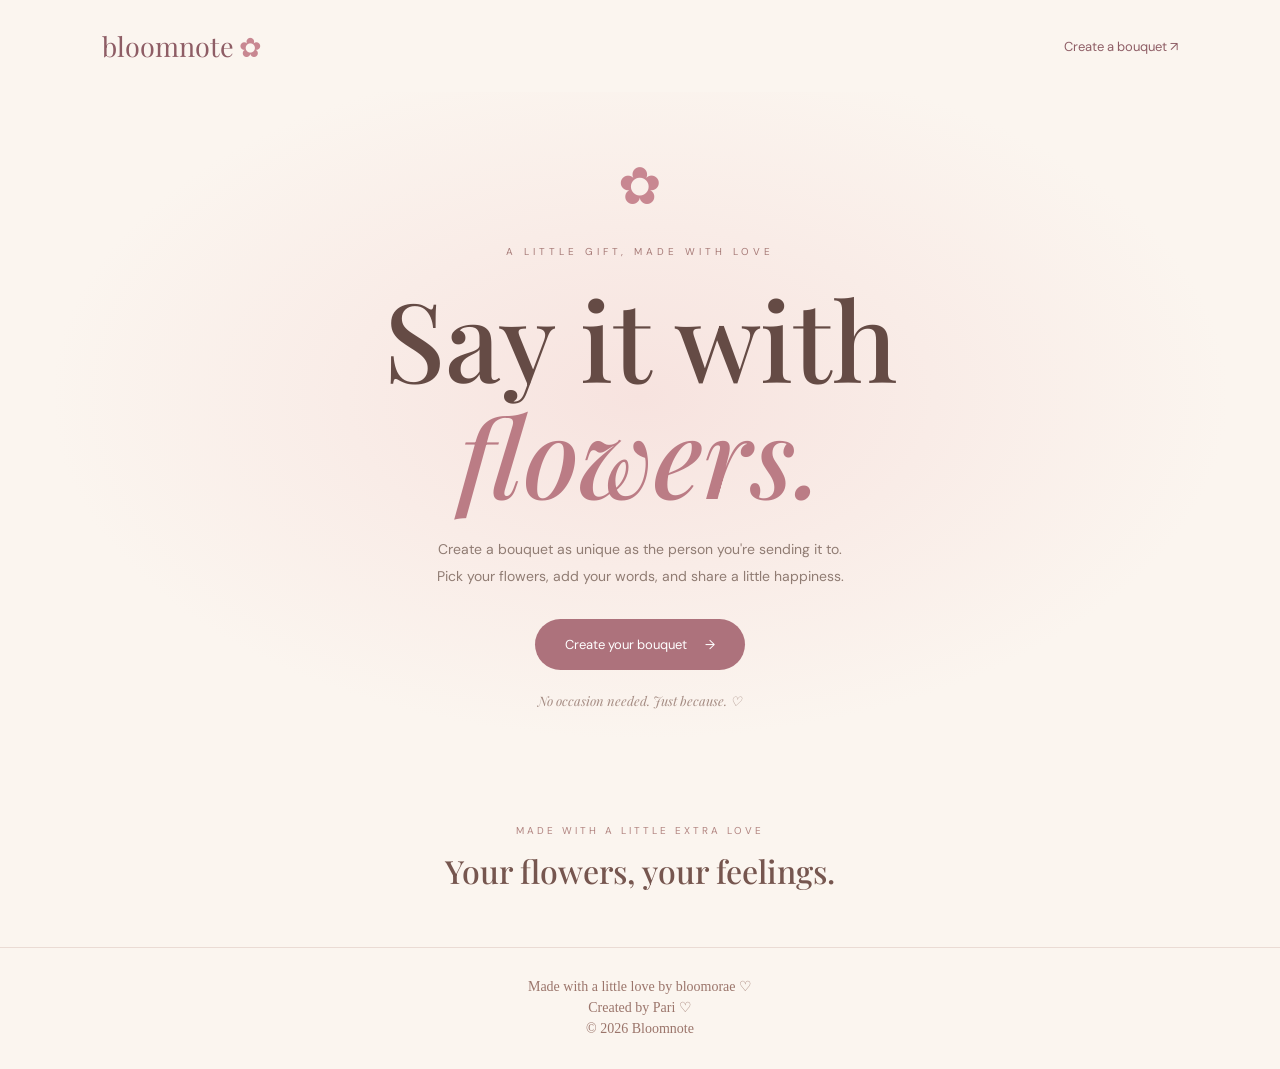
<file: index.html>
<!DOCTYPE html>
<html lang="en">
<head>
    <meta charset="UTF-8">
    <meta name="viewport" content="width=device-width, initial-scale=1.0">
    <title>Bloomnote 🌷</title>
    <link rel="stylesheet" href="style.css">

    <style>
        .creator-footer {
            text-align: center;
            padding: 28px 15px;
            border-top: 1px solid #eadbd4;
            font-family: Georgia, 'Times New Roman', serif;
            color: #9b756b;
            font-size: 14px;
            line-height: 1.35;
        }

        .creator-footer p {
            margin: 2px 0;
        }
    </style>
</head>

<body>

    <nav class="navbar">
        <a href="#" class="logo">bloomnote<span>✿</span></a>
        <a href="collection.html" class="nav-link">Create a bouquet ↗</a>
    </nav>

    <main class="hero">

        <div class="flower-decoration">✿</div>

        <p class="eyebrow">A LITTLE GIFT, MADE WITH LOVE</p>

        <h1>Say it with<br><span>flowers.</span></h1>

        <p class="description">
            Create a bouquet as unique as the person
            you're sending it to. Pick your flowers,
            add your words, and share a little happiness.
        </p>

        <a href="collection.html" class="main-button">
            Create your bouquet <span>→</span>
        </a>

        <p class="little-note">No occasion needed. Just because. ♡</p>

    </main>

    <section class="bottom-section" id="create">
        <p>MADE WITH A LITTLE EXTRA LOVE</p>
        <h2>Your flowers, your feelings.</h2>
    </section>

    <footer class="creator-footer">
        <p>Made with a little love by bloomorae ♡</p>
        <p>Created by Pari ♡</p>
        <p>© 2026 Bloomnote</p>
    </footer>

</body>
</html>
</file>
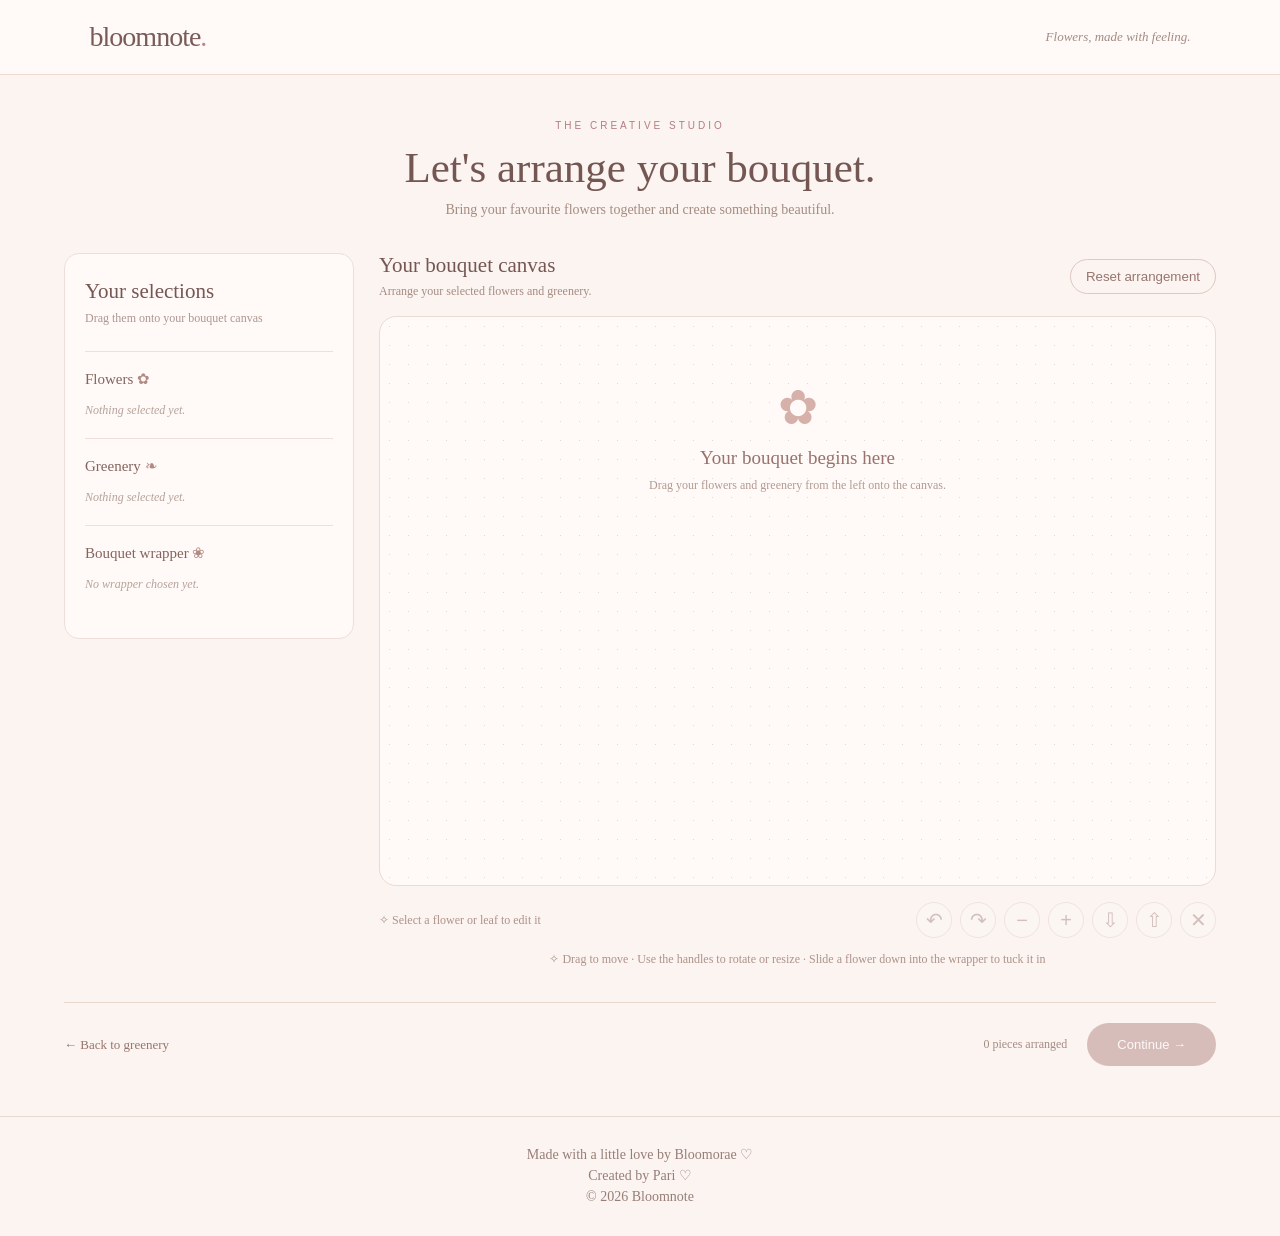
<file: arrangement.html>
<!DOCTYPE html>
<html lang="en">
<head>
    <meta charset="UTF-8">
    <meta name="viewport" content="width=device-width, initial-scale=1.0">
    <title>Arrange Your Bouquet | Bloomnote</title>
    <link rel="stylesheet" href="arrangement.css">
</head>

<body>

    <header class="topbar">
        <a href="collection.html" class="logo">bloomnote<span>.</span></a>
        <p>Flowers, made with feeling.</p>
    </header>

    <main>

        <section class="intro">
            <p class="eyebrow">THE CREATIVE STUDIO</p>
            <h1>Let's arrange your bouquet.</h1>
            <p>Bring your favourite flowers together and create something beautiful.</p>
        </section>

        <section class="studio">

            <aside class="selection-panel">

                <h2>Your selections</h2>
                <p class="subtitle">Drag them onto your bouquet canvas</p>

                <div class="selection-section">
                    <h3>Flowers <span>✿</span></h3>
                    <div id="flower-list"></div>
                </div>

                <div class="selection-section">
                    <h3>Greenery <span>❧</span></h3>
                    <div id="leaf-list"></div>
                </div>

                <div class="selection-section">
                    <h3>Bouquet wrapper <span>❀</span></h3>
                    <div id="wrapper-card"></div>
                </div>

            </aside>

            <section class="workspace">

                <div class="workspace-heading">
                    <div>
                        <h2>Your bouquet canvas</h2>
                        <p>Arrange your selected flowers and greenery.</p>
                    </div>

                    <button id="clear-button" class="clear-button">
                        Reset arrangement
                    </button>
                </div>

                <div id="bouquet-canvas" class="bouquet-canvas">

                    <div class="canvas-hint" id="canvas-hint">
                        <span>✿</span>
                        <h3>Your bouquet begins here</h3>
                        <p>Drag your flowers and greenery from the left onto the canvas.</p>
                    </div>

                </div>

                <div class="canvas-controls">
                    <span id="selection-hint">✧ Select a flower or leaf to edit it</span>

                    <div class="transform-controls">
                        <button id="rotate-left" type="button" title="Rotate left" disabled>↶</button>
                        <button id="rotate-right" type="button" title="Rotate right" disabled>↷</button>
                        <button id="make-smaller" type="button" title="Make smaller" disabled>−</button>
                        <button id="make-bigger" type="button" title="Make bigger" disabled>+</button>
                        <button id="layer-back" type="button" title="Send backward" disabled>⇩</button>
                        <button id="layer-forward" type="button" title="Bring forward" disabled>⇧</button>
                        <button id="delete-piece" type="button" title="Take out of the bouquet" disabled>✕</button>
                    </div>
                </div>

                <p class="canvas-note">
                    ✧ Drag to move · Use the handles to rotate or resize · Slide a flower down into the wrapper to tuck it in
                </p>

            </section>

        </section>

        <footer class="bottom-bar">

            <a href="leaves.html" class="back-link">
                ← Back to greenery
            </a>

            <div class="bottom-right">
                <span id="arrangement-count">0 pieces arranged</span>
                <button id="continue-button" disabled>
                    Continue →
                </button>
            </div>

        </footer>

    </main>

    <footer class="creator-footer">
        <p>Made with a little love by Bloomorae ♡</p>
        <p>Created by Pari ♡</p>
        <p>© 2026 Bloomnote</p>
    </footer>

    <script src="arrangement.js"></script>

</body>
</html>
</file>
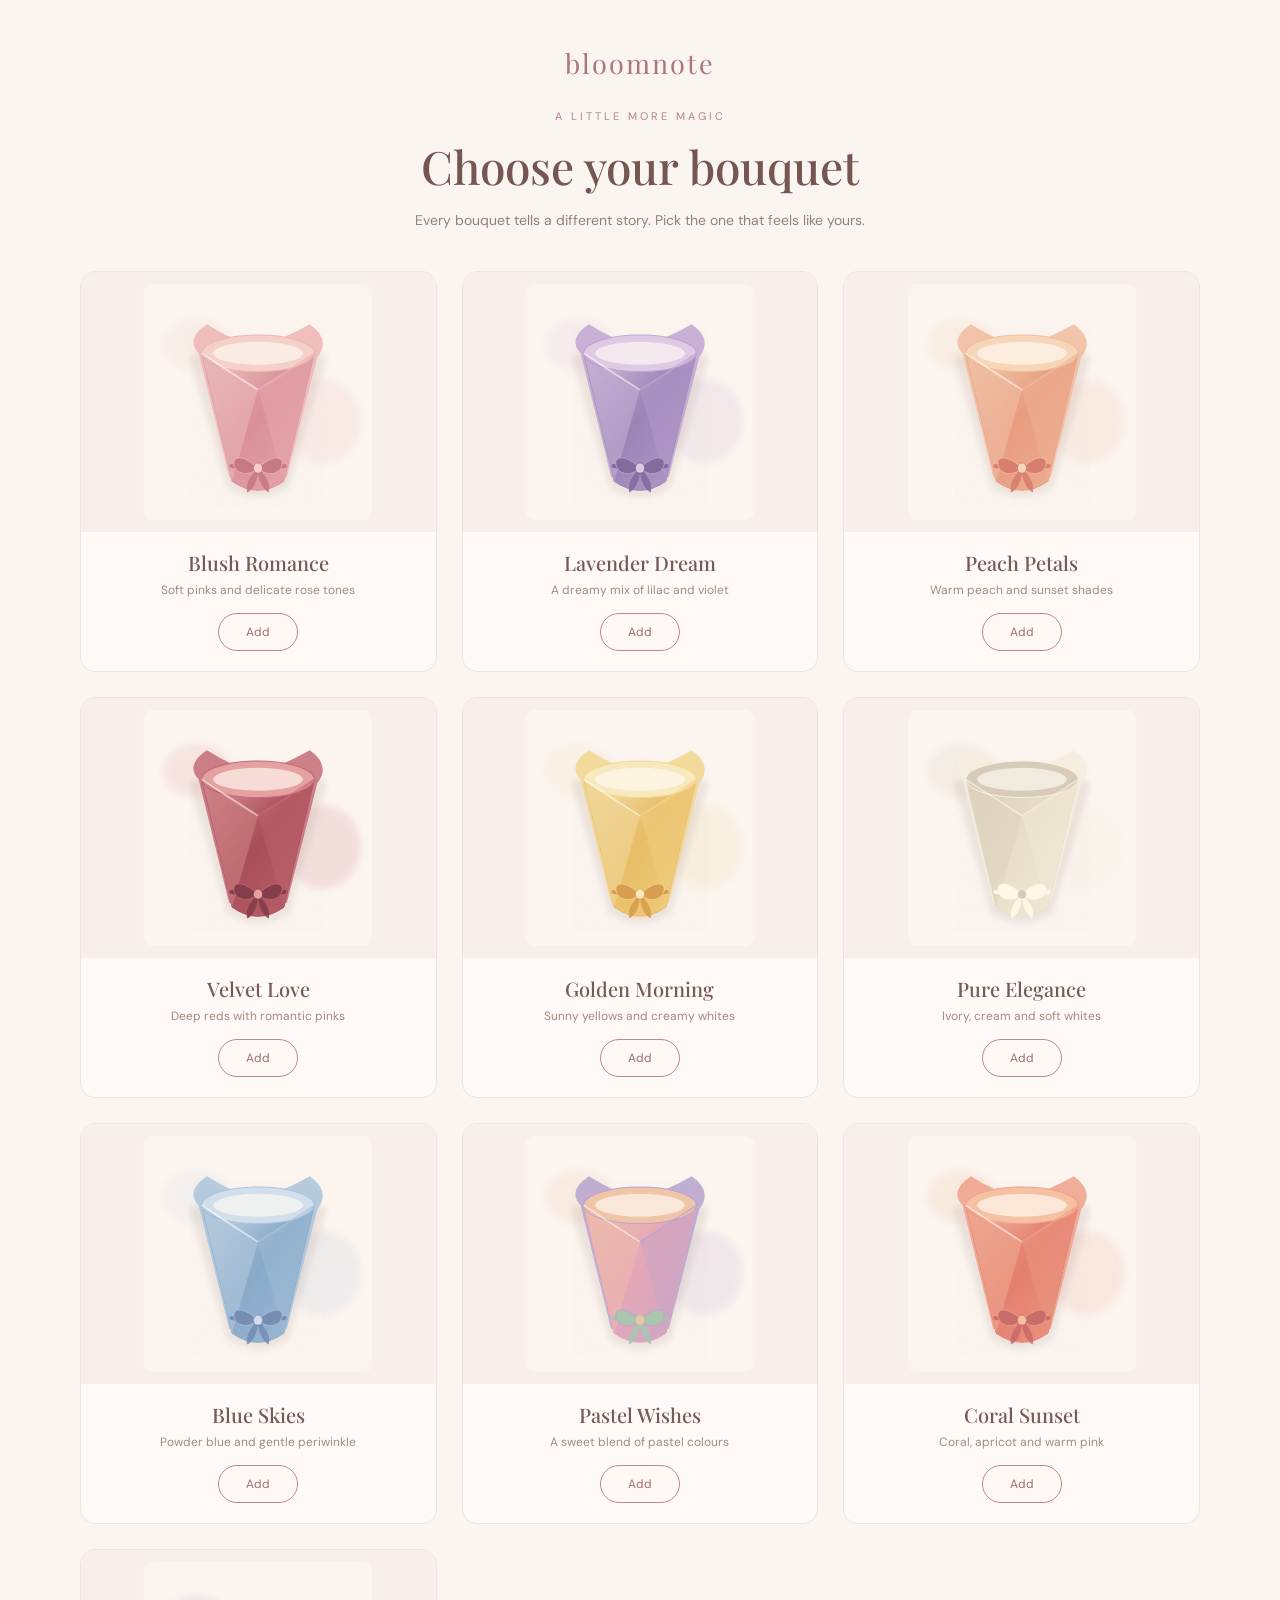
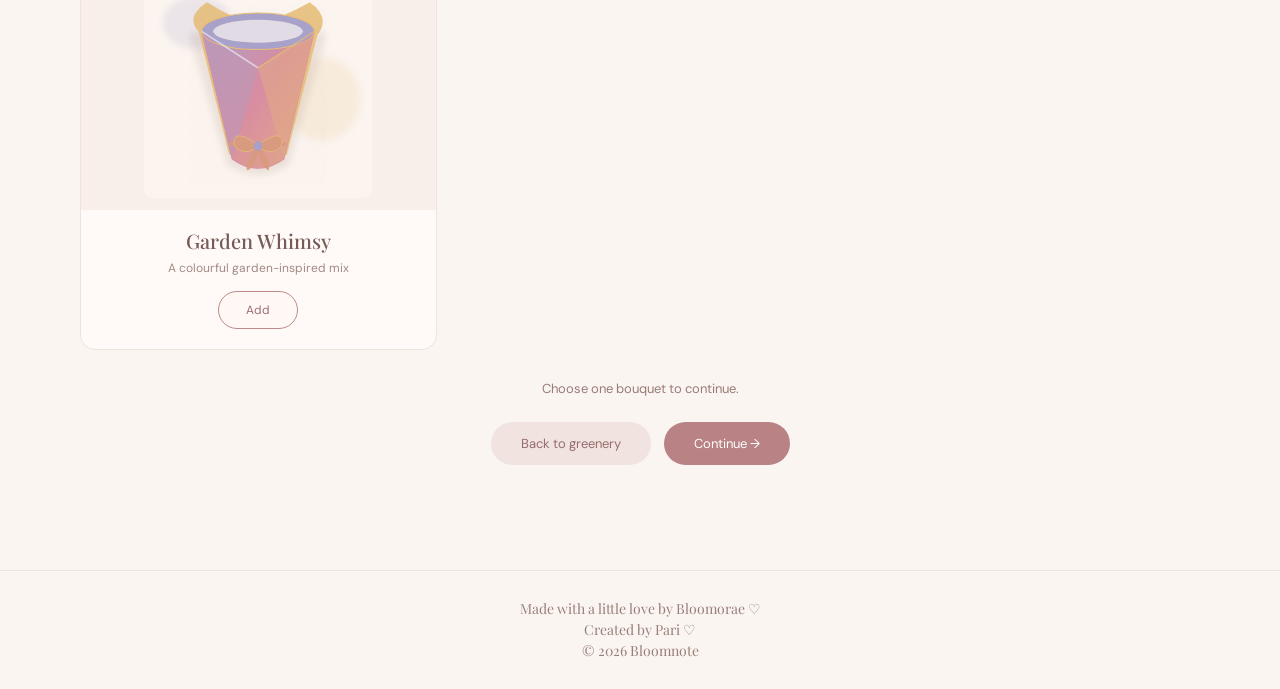
<file: bouquet.html>
<!DOCTYPE html>
<html lang="en">
<head>
  <meta charset="UTF-8">
  <meta name="viewport" content="width=device-width, initial-scale=1.0">
  <title>Bloomnote | Choose Your Bouquet</title>

  <style>
    @import url('https://fonts.googleapis.com/css2?family=DM+Sans:wght@400;500;600&family=Playfair+Display:wght@400;500;600&display=swap');

    * {
      box-sizing: border-box;
      margin: 0;
      padding: 0;
    }

    body {
      background: #fbf5f1;
      color: #604b48;
      font-family: 'DM Sans', sans-serif;
    }

    .page {
      width: min(1120px, 92%);
      margin: auto;
      padding: 45px 0 60px;
    }

    header {
      text-align: center;
      margin-bottom: 35px;
    }

    .brand {
      color: #ad7779;
      font-family: 'Playfair Display', serif;
      font-size: 27px;
      letter-spacing: 2px;
      margin-bottom: 28px;
    }

    .eyebrow {
      color: #b98583;
      font-size: 11px;
      letter-spacing: 3px;
      text-transform: uppercase;
      margin-bottom: 12px;
    }

    h1 {
      color: #755653;
      font-family: 'Playfair Display', serif;
      font-size: clamp(32px, 5vw, 46px);
      font-weight: 500;
      margin-bottom: 12px;
    }

    .subtitle {
      color: #987e78;
      font-size: 14px;
      line-height: 1.7;
    }

    .bouquet-grid {
      display: grid;
      grid-template-columns: repeat(3, 1fr);
      gap: 25px;
      margin-top: 38px;
    }

    .bouquet-card {
      background: #fffaf7;
      border: 1px solid #f0e2dc;
      border-radius: 15px;
      overflow: hidden;
      cursor: pointer;
      transition: .25s ease;
    }

    .bouquet-card:hover {
      transform: translateY(-5px);
      box-shadow: 0 10px 25px #9d77751a;
    }

    .bouquet-card.selected {
      border: 2px solid #bd8587;
      background: #fff4f1;
      box-shadow: 0 7px 20px #b9858320;
    }

    .artwork {
      height: 260px;
      display: flex;
      align-items: center;
      justify-content: center;
      padding: 12px;
      background: #f8eeea;
    }

    .artwork svg {
      width: 100%;
      height: 100%;
      max-width: 300px;
    }

    .card-info {
      padding: 17px 18px 20px;
      text-align: center;
    }

    .card-info h2 {
      color: #765a56;
      font-family: 'Playfair Display', serif;
      font-size: 20px;
      font-weight: 500;
      margin-bottom: 6px;
    }

    .card-info p {
      color: #a18a82;
      font-size: 12px;
    }

    .selection {
      text-align: center;
      margin-top: 30px;
      color: #987b76;
      font-size: 13px;
    }

    .actions {
      display: flex;
      justify-content: center;
      gap: 13px;
      margin-top: 25px;
      flex-wrap: wrap;
    }

    .btn {
      border: none;
      border-radius: 30px;
      padding: 13px 30px;
      font-family: 'DM Sans', sans-serif;
      font-size: 13px;
      cursor: pointer;
      transition: .2s;
    }

    .back-btn {
      color: #956e6e;
      background: #f1e3df;
    }

    .continue-btn {
      color: white;
      background: #b98284;
    }

    .btn:hover {
      transform: translateY(-2px);
      filter: brightness(.97);
    }

    /* Creator footer */
    .creator-footer {
      text-align: center;
      padding: 27px 15px;
      border-top: 1px solid #f0e2dc;
      background: #fbf5f1;
      color: #987e78;
      font-family: 'Playfair Display', serif;
      font-size: 14px;
      line-height: 1.35;
      margin-top: 45px;
    }

    .creator-footer p {
      margin: 2px 0;
    }

    @media (max-width: 800px) {
      .bouquet-grid {
        grid-template-columns: repeat(2, 1fr);
      }
    }

    @media (max-width: 520px) {
      .bouquet-grid {
        grid-template-columns: 1fr;
      }

      .artwork {
        height: 280px;
      }
    }
  </style>
</head>

<body>
  <main class="page">
    <header>
      <div class="brand">bloomnote</div>
      <p class="eyebrow">A little more magic</p>
      <h1>Choose your bouquet</h1>
      <p class="subtitle">
        Every bouquet tells a different story.
        Pick the one that feels like yours.
      </p>
    </header>

    <section class="bouquet-grid" id="bouquet-grid"></section>

    <p class="selection" id="selection-text">
      Choose one bouquet to continue.
    </p>

    <div class="actions">
      <button class="btn back-btn" id="back-button">Back to greenery</button>
      <button class="btn continue-btn" id="continue-button" onclick="window.location.href='arrangement.html'">
        Continue →
      </button>
    </div>
  </main>

  <footer class="creator-footer">
    <p>Made with a little love by Bloomorae ♡</p>
    <p>Created by Pari ♡</p>
    <p>© 2026 Bloomnote</p>
  </footer>

  <script src="bouquet.js" defer></script>
</body>
</html>
</file>
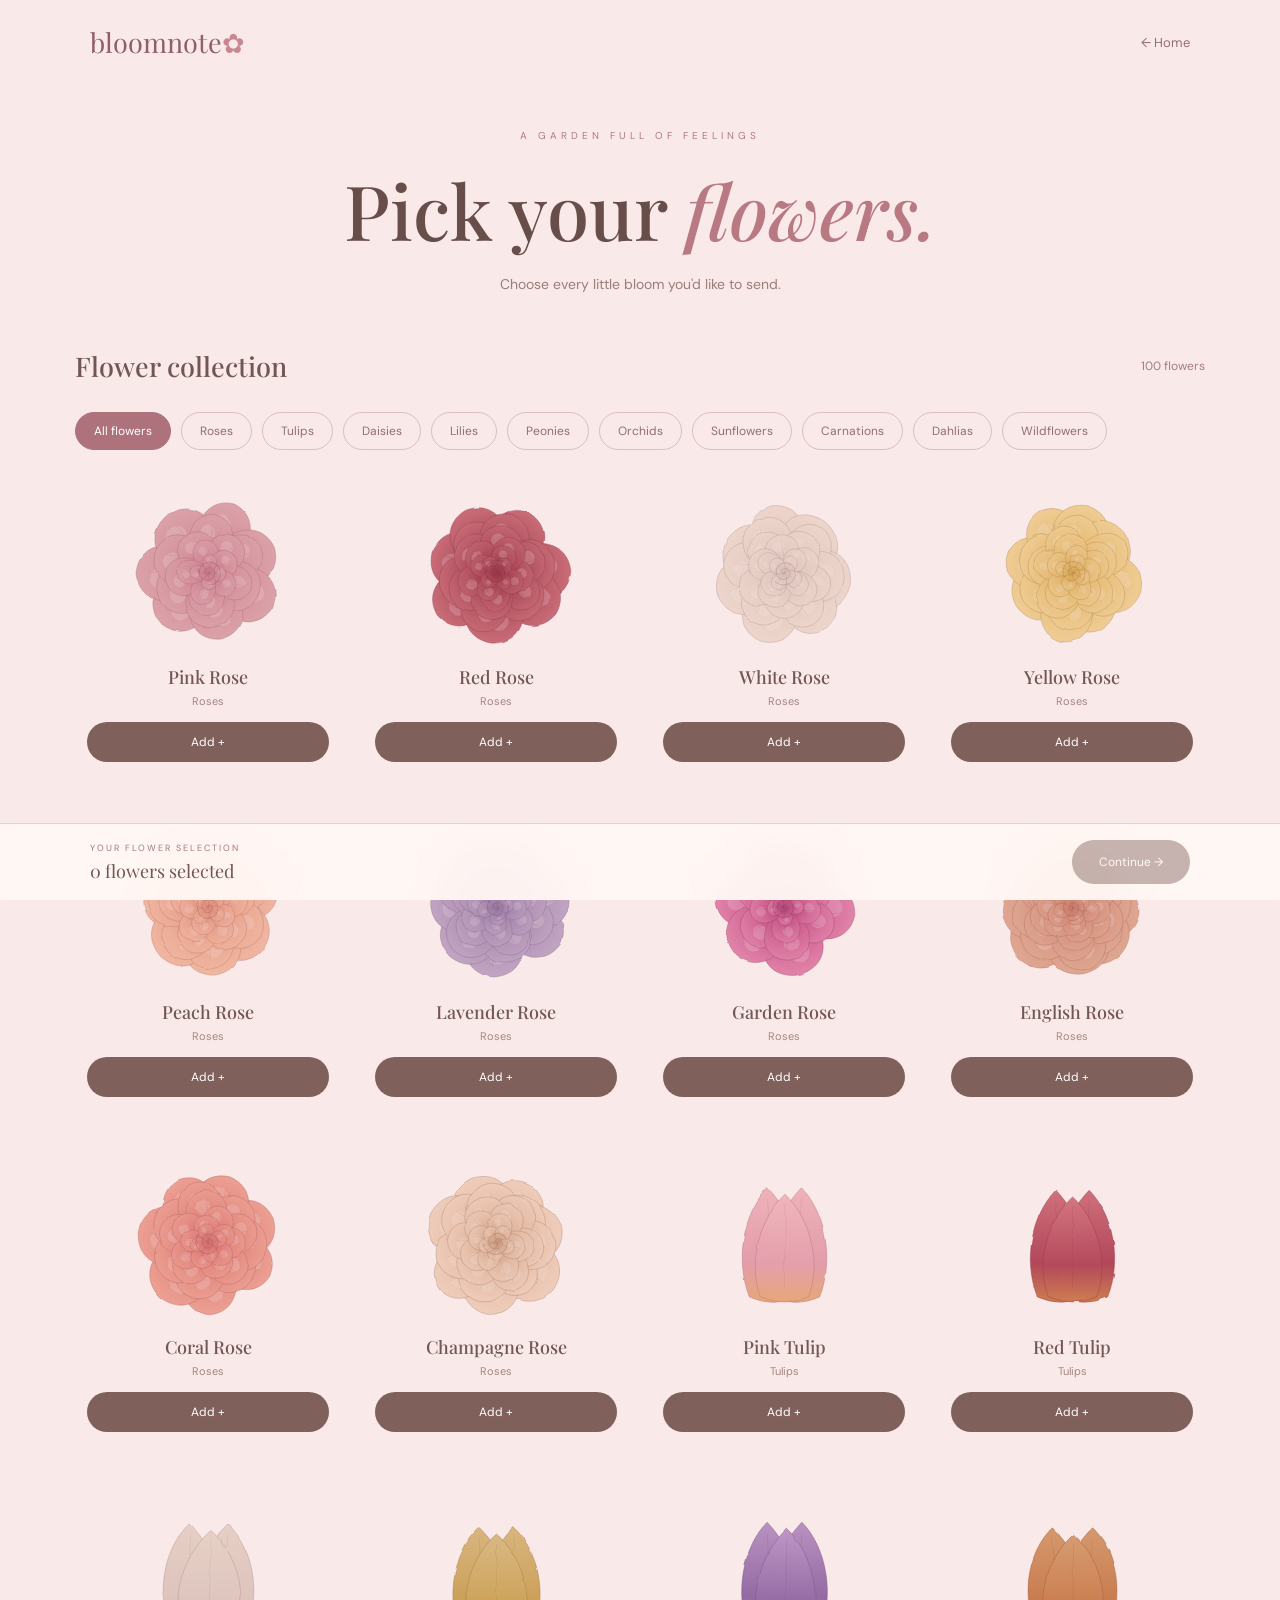
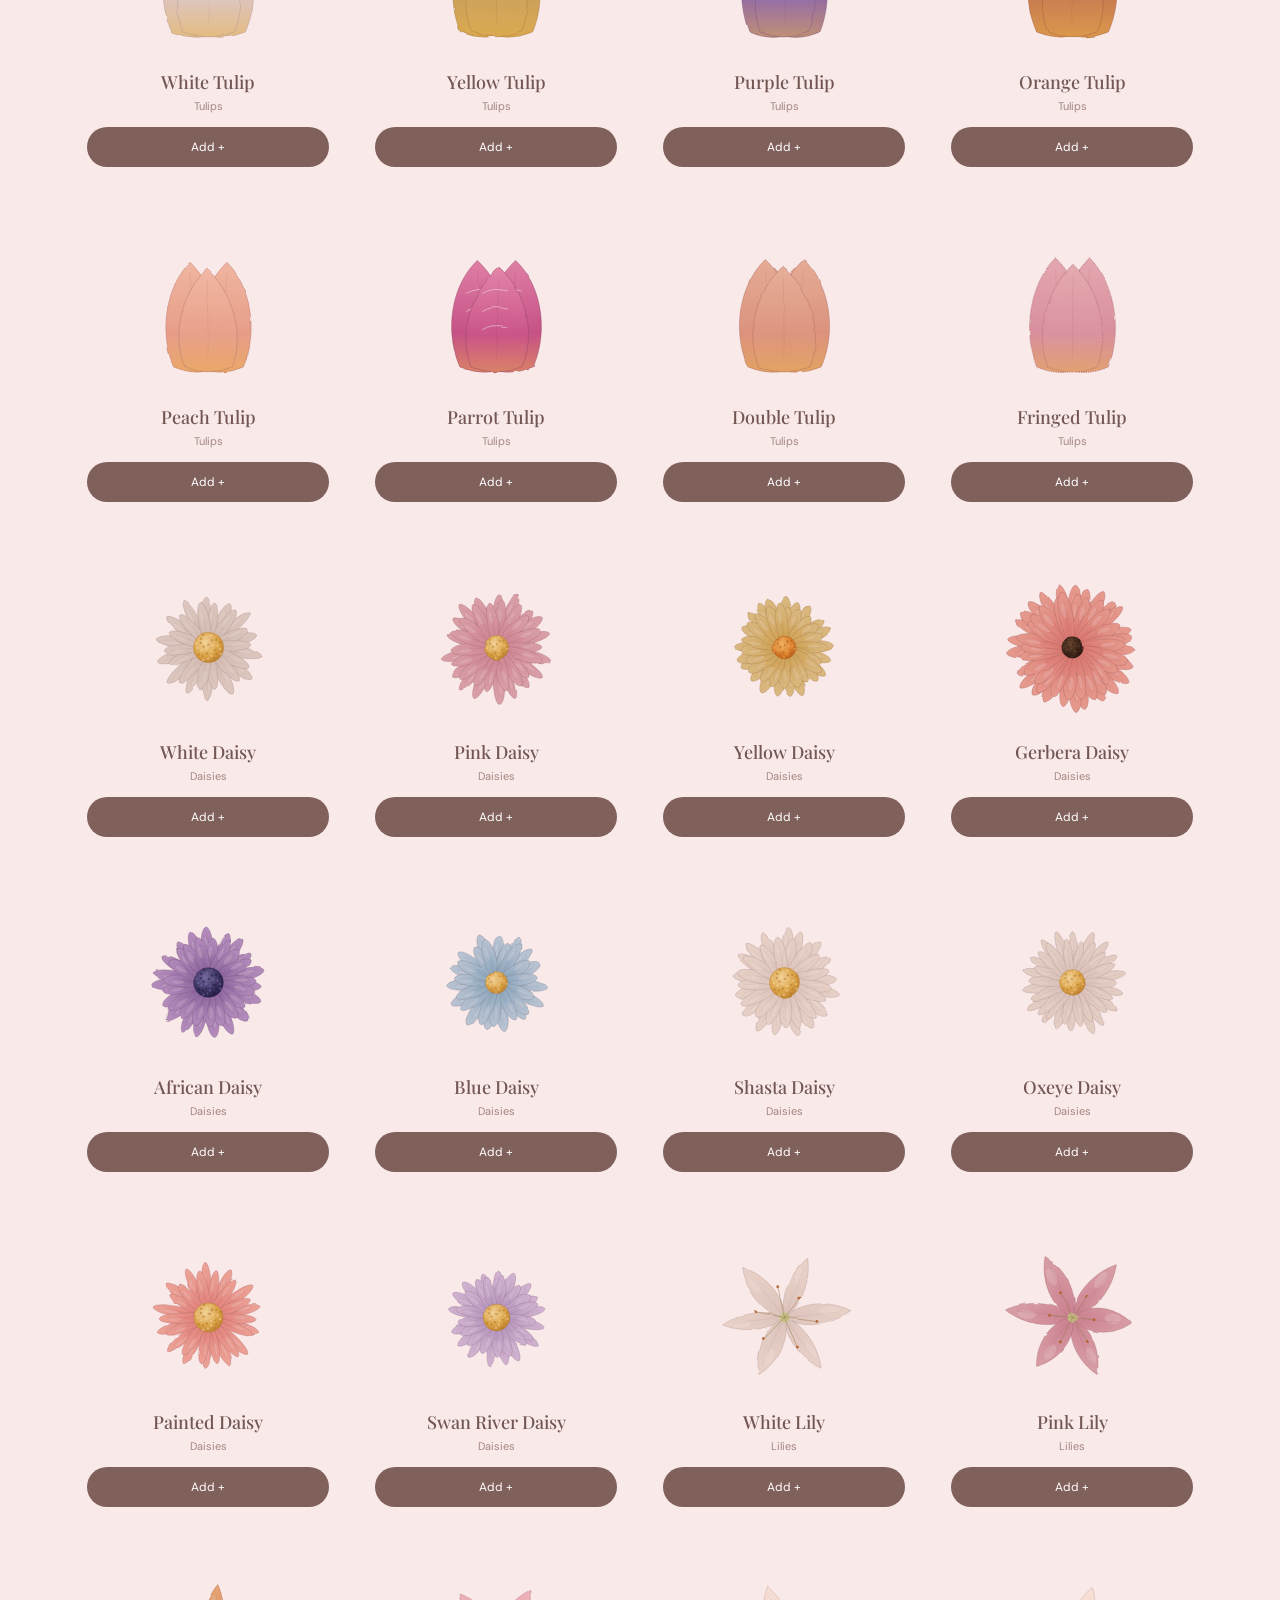
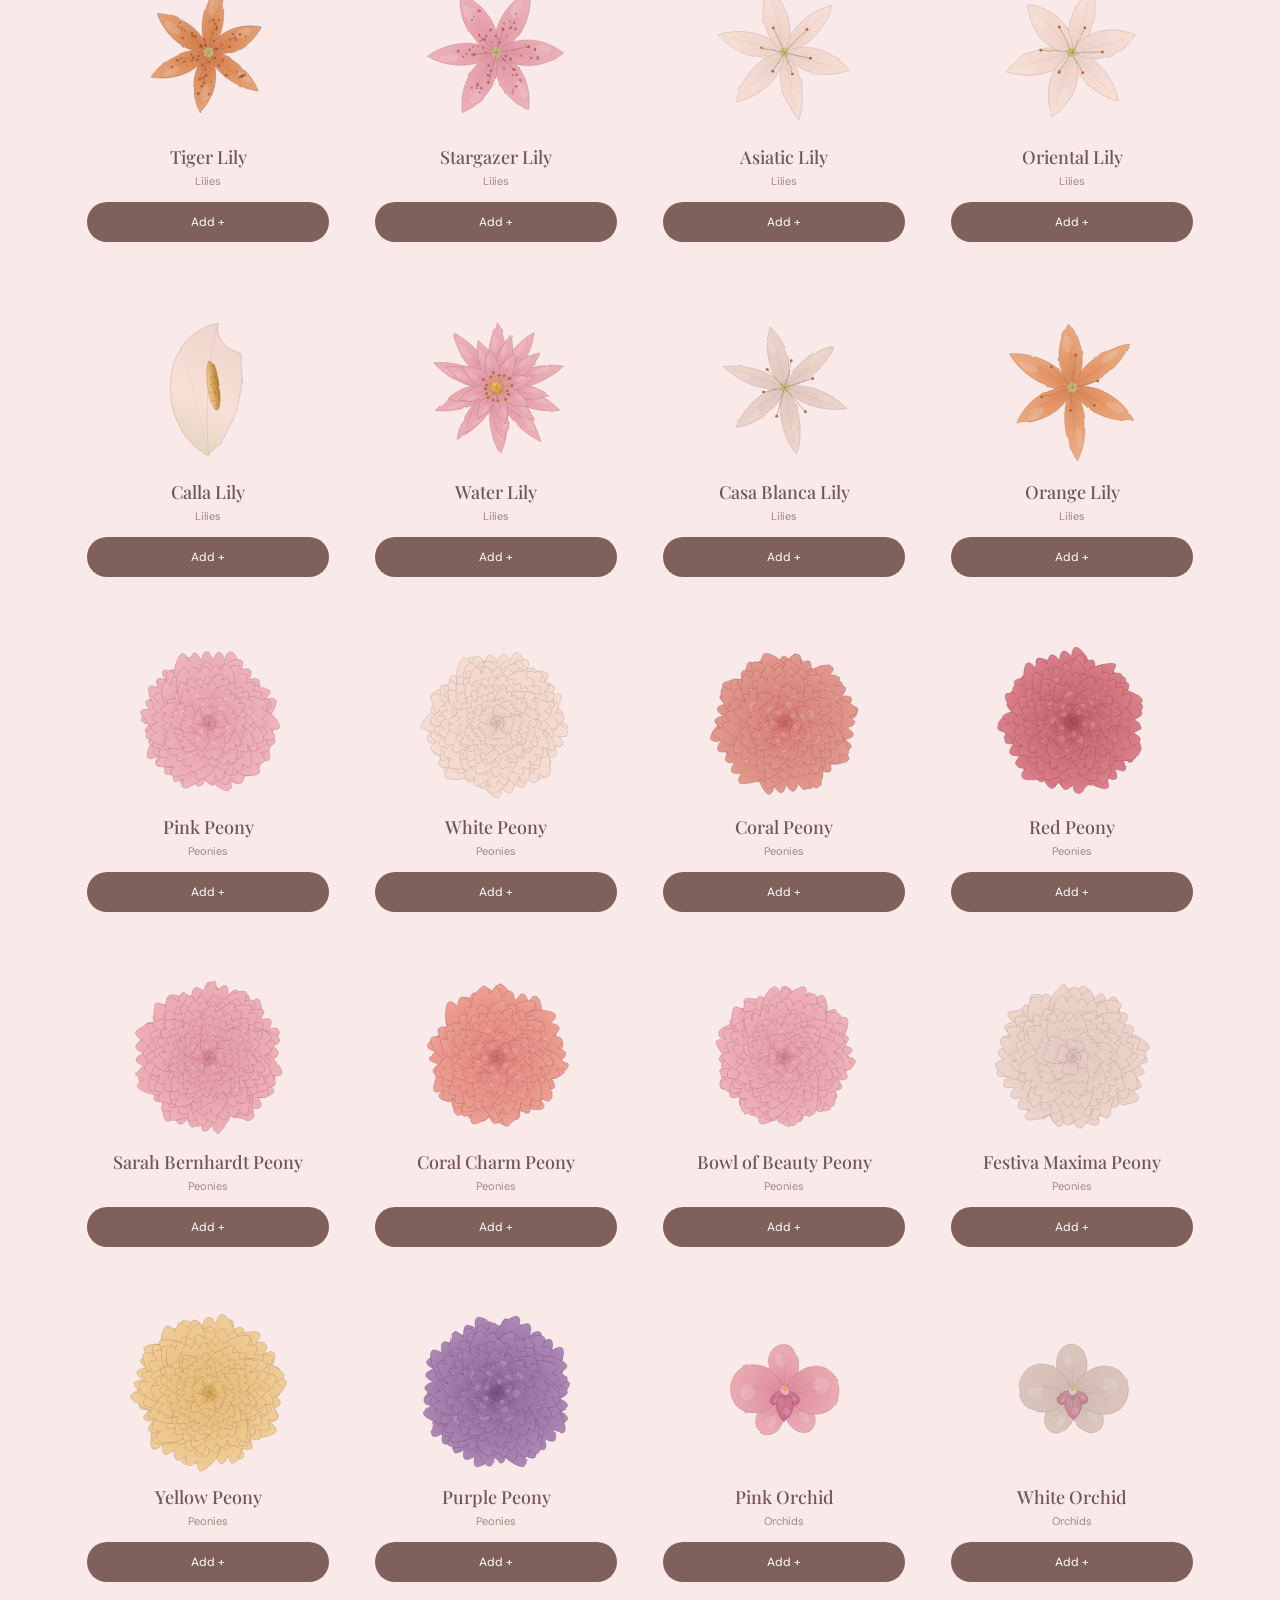
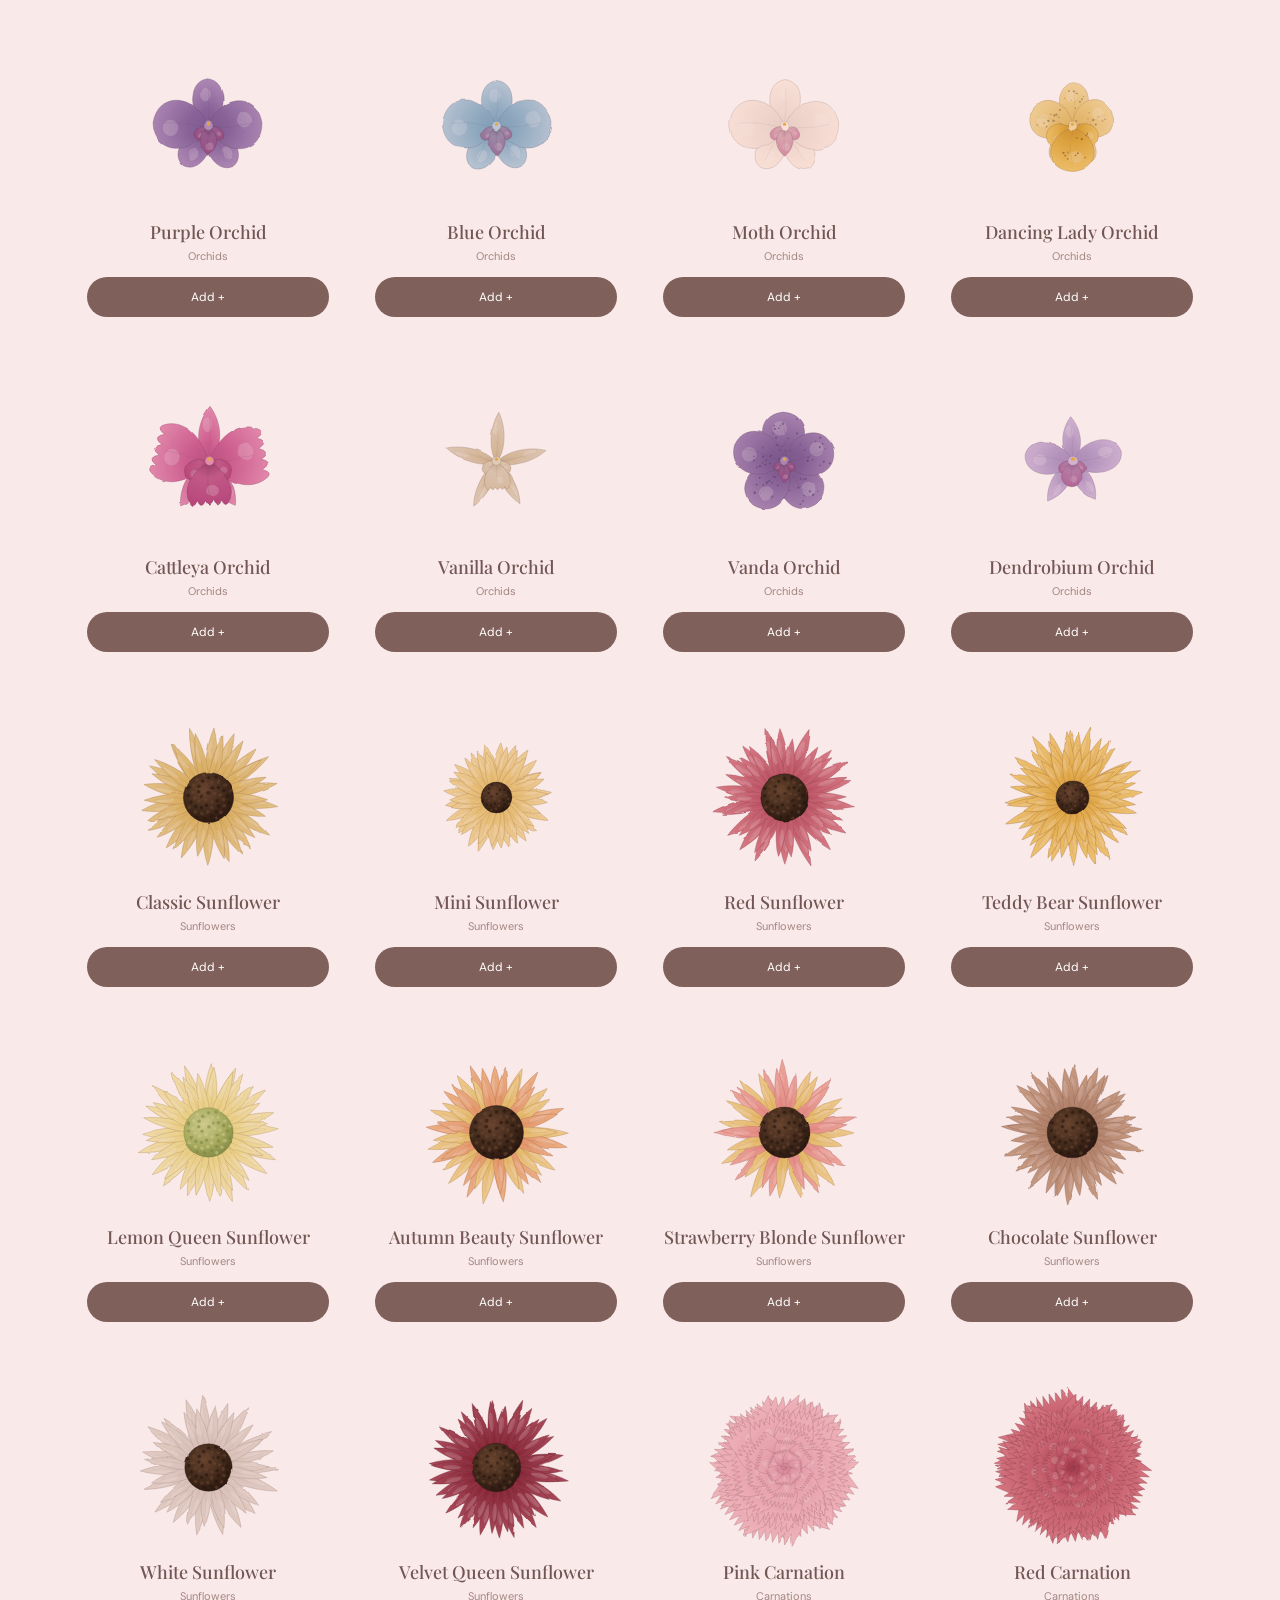
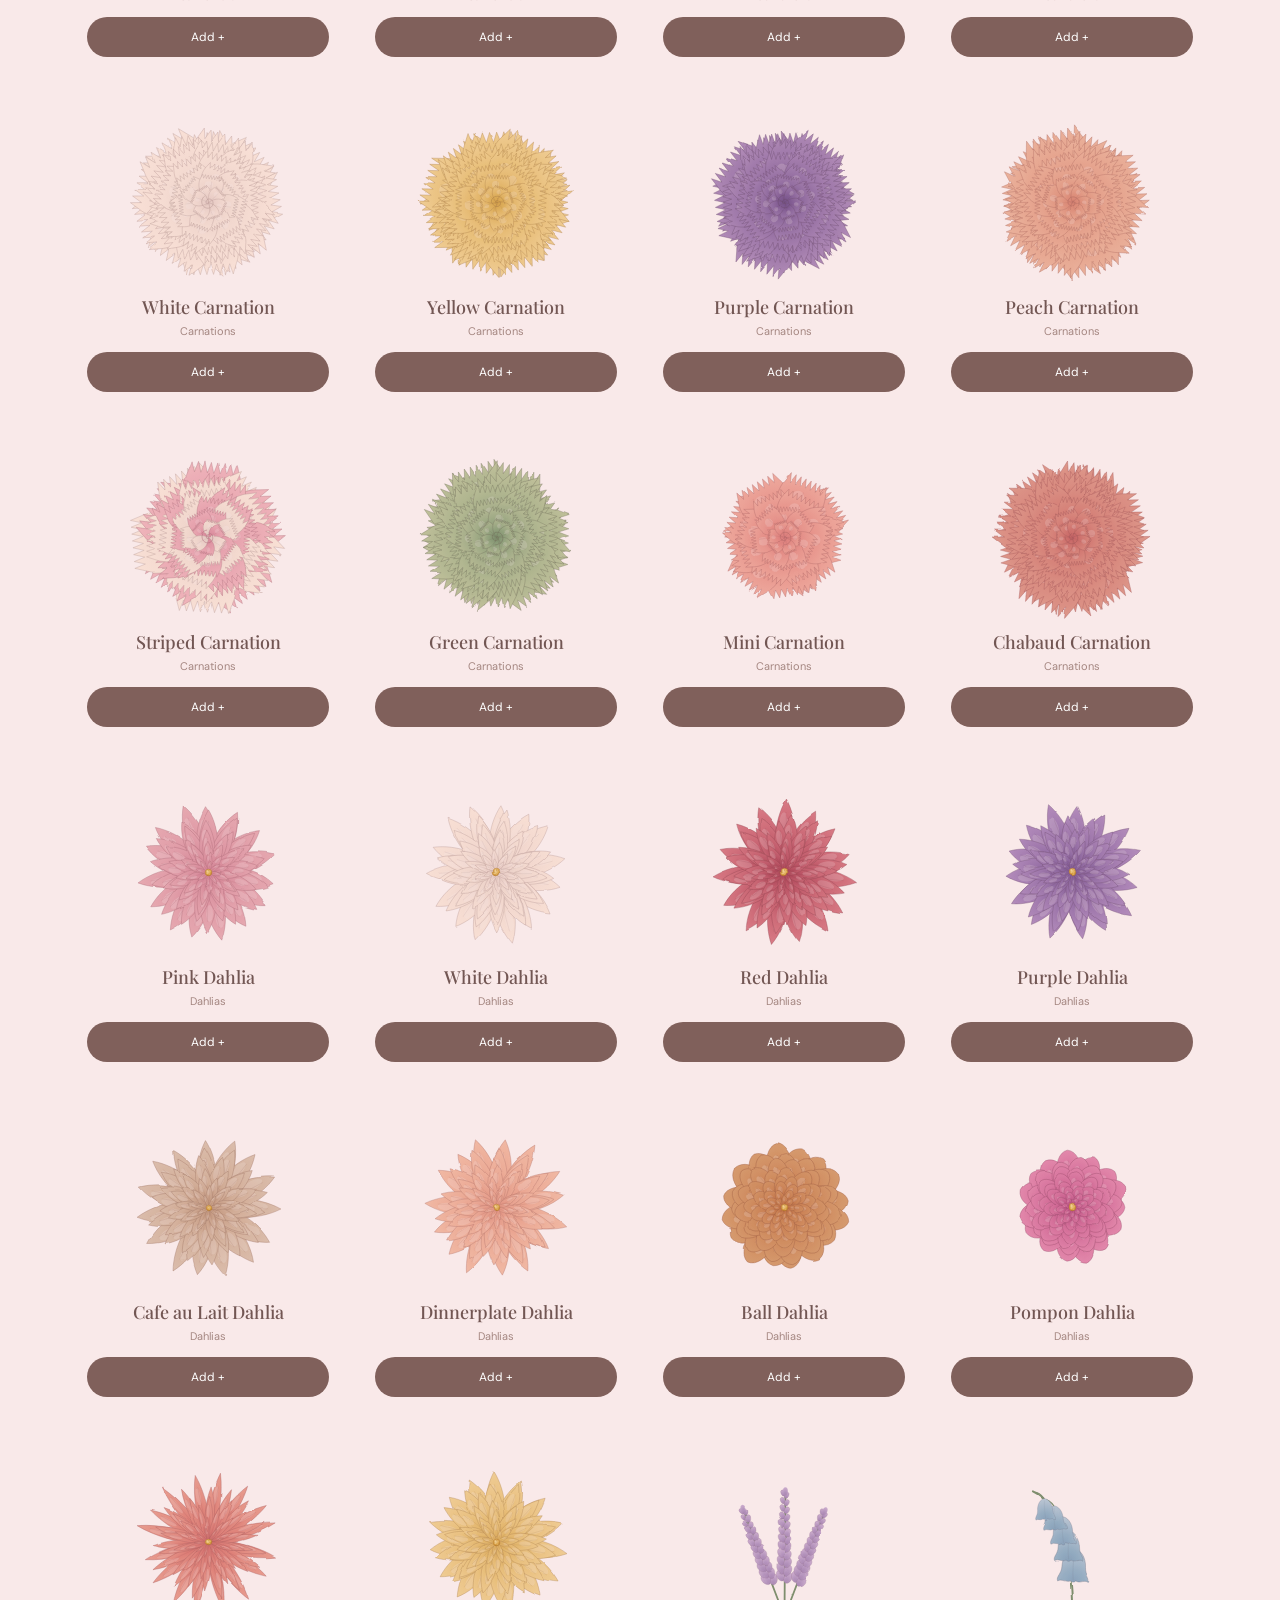
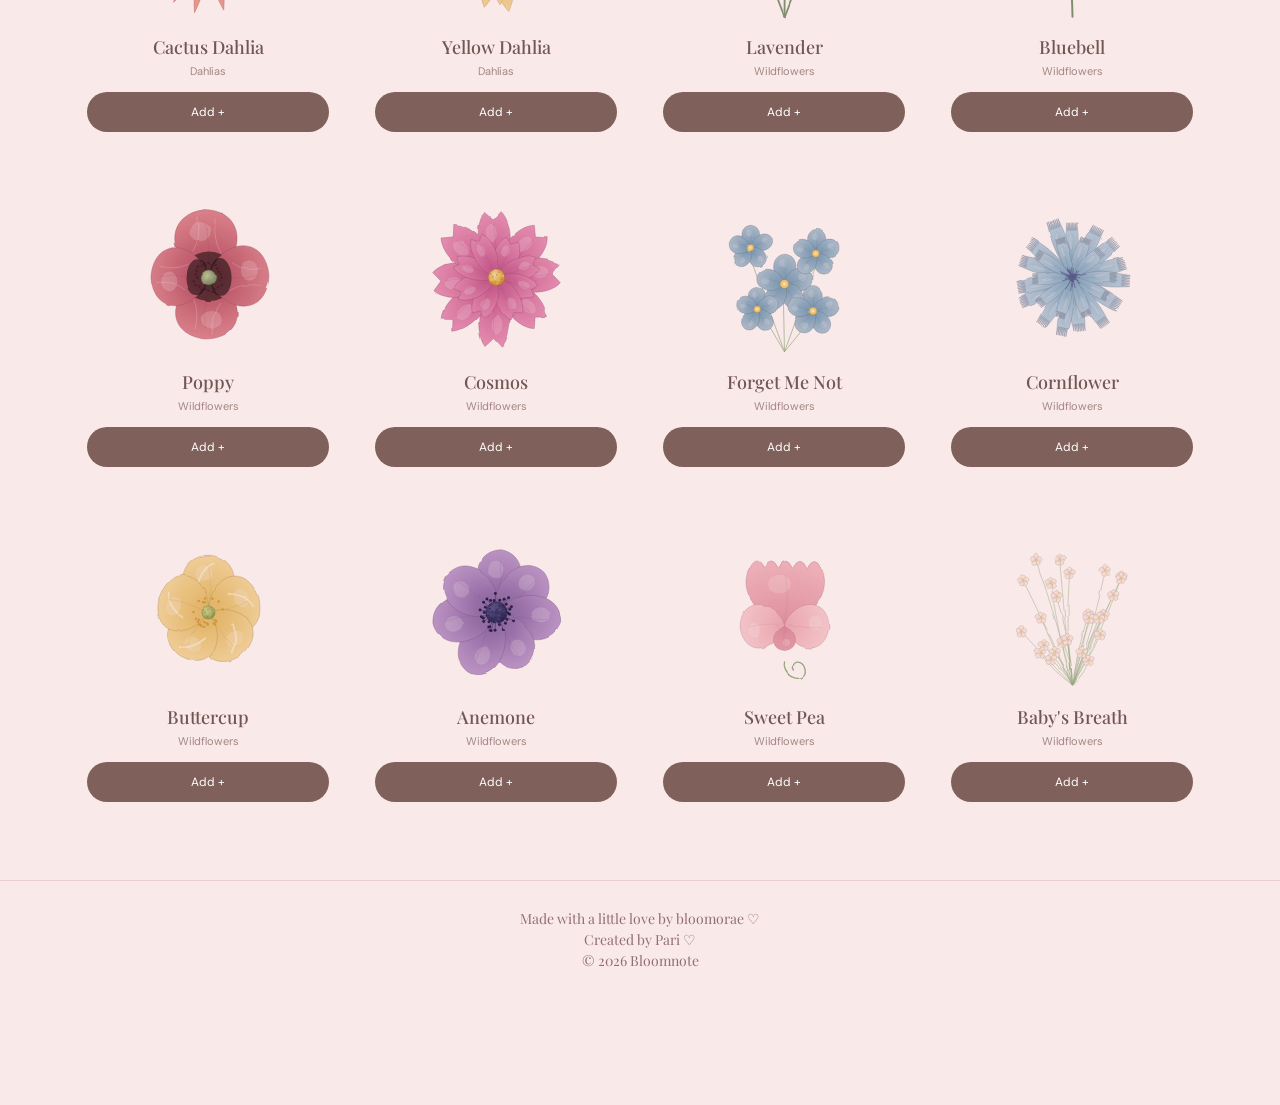
<file: collection.html>
<!DOCTYPE html>
<html lang="en">
<head>
    <meta charset="UTF-8">
    <meta name="viewport" content="width=device-width, initial-scale=1.0">
    <title>Choose your flowers | Bloomnote</title>
    <link rel="stylesheet" href="collection.css">
</head>
<body>

    <header class="topbar">
        <a href="index.html" class="logo">bloomnote<span>✿</span></a>
        <a href="index.html" class="back-link">← Home</a>
    </header>

    <main>
        <section class="intro">
            <p class="eyebrow">A GARDEN FULL OF FEELINGS</p>
            <h1>Pick your <em>flowers.</em></h1>
            <p>Choose every little bloom you'd like to send.</p>
        </section>

        <section class="collection">
            <div class="section-heading">
                <h2>Flower collection</h2>
                <span id="flower-count">20 flowers</span>
            </div>

            <div class="categories" id="categories"></div>

            <div class="flower-grid" id="flower-grid"></div>
        </section>
    </main>

    <footer class="creator-footer">
        <p>Made with a little love by bloomorae ♡</p>
        <p>Created by Pari ♡</p>
        <p>© 2026 Bloomnote</p>
    </footer>

    <footer class="selection-bar">
        <div>
            <p class="selection-label">YOUR FLOWER SELECTION</p>
            <p class="selection-total">
                <span id="total-count">0</span> flowers selected
            </p>
        </div>

        <button id="continue-button" disabled>
            Continue →
        </button>
    </footer>

    <script src="collection.js"></script>
</body>
</html>
</file>
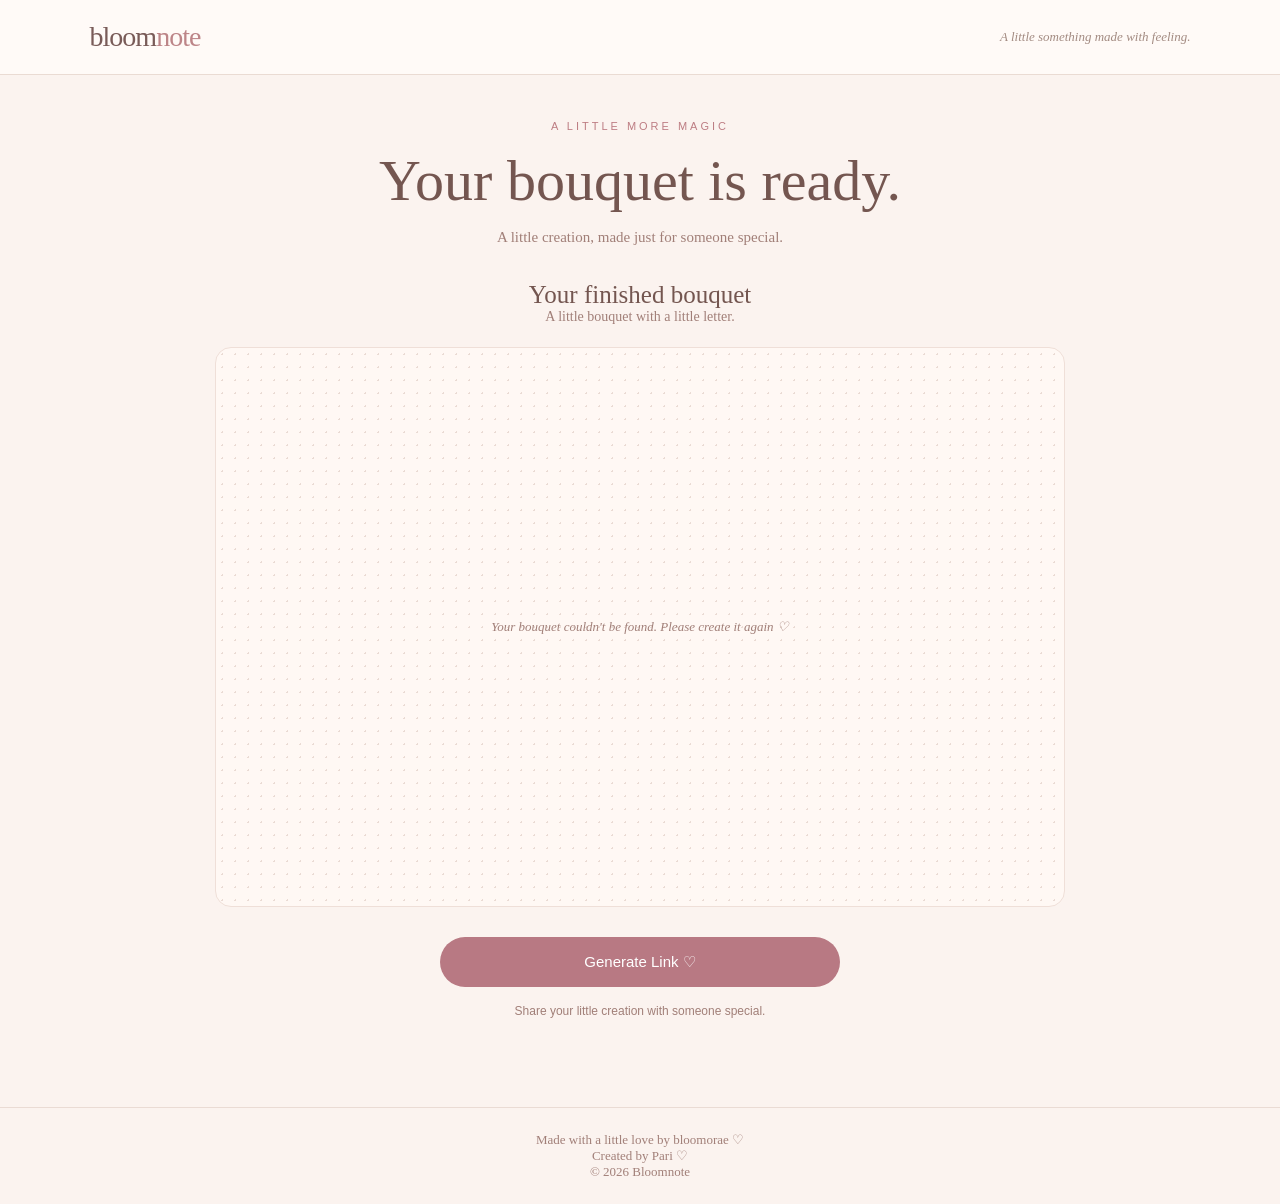
<file: final.html>
<!DOCTYPE html>
<html lang="en">
<head>
    <meta charset="UTF-8">
    <meta name="viewport" content="width=device-width, initial-scale=1.0">
    <title>Your Little Bouquet | Bloomnote</title>
    <link rel="stylesheet" href="arrangement.css">
    <link rel="stylesheet" href="message.css">
    <link rel="stylesheet" href="final.css">
</head>
<body>
    <header class="topbar">
        <a href="index.html" class="logo">bloom<span>note</span></a>
        <p>A little something made with feeling.</p>
    </header>

    <main class="final-main">
        <section class="final-intro">
            <p class="eyebrow">A LITTLE MORE MAGIC</p>
            <h1>Your bouquet is ready.</h1>
            <p>A little creation, made just for someone special.</p>
        </section>

        <section class="final-content">
            <div class="final-bouquet-section">
                <h2>Your finished bouquet</h2>
                <p class="final-subtitle">A little bouquet with a little letter.</p>

                <div class="bouquet-preview final-bouquet" id="final-bouquet">
                    <div class="bouquet-placeholder">
                        Your beautiful bouquet will appear here ♡
                    </div>
                </div>
            </div>

            <div class="final-actions">
                <button id="generate-link-button">Generate Link ♡</button>
                <p id="link-status">Share your little creation with someone special.</p>
            </div>
        </section>
    </main>

    <footer class="final-footer">
        Made with a little love by bloomorae ♡
        <br>
        Created by Pari ♡
        <br>
        © 2026 Bloomnote
    </footer>

    <script src="bouquet-render.js"></script>
    <script src="final.js"></script>
</body>
</html>
</file>
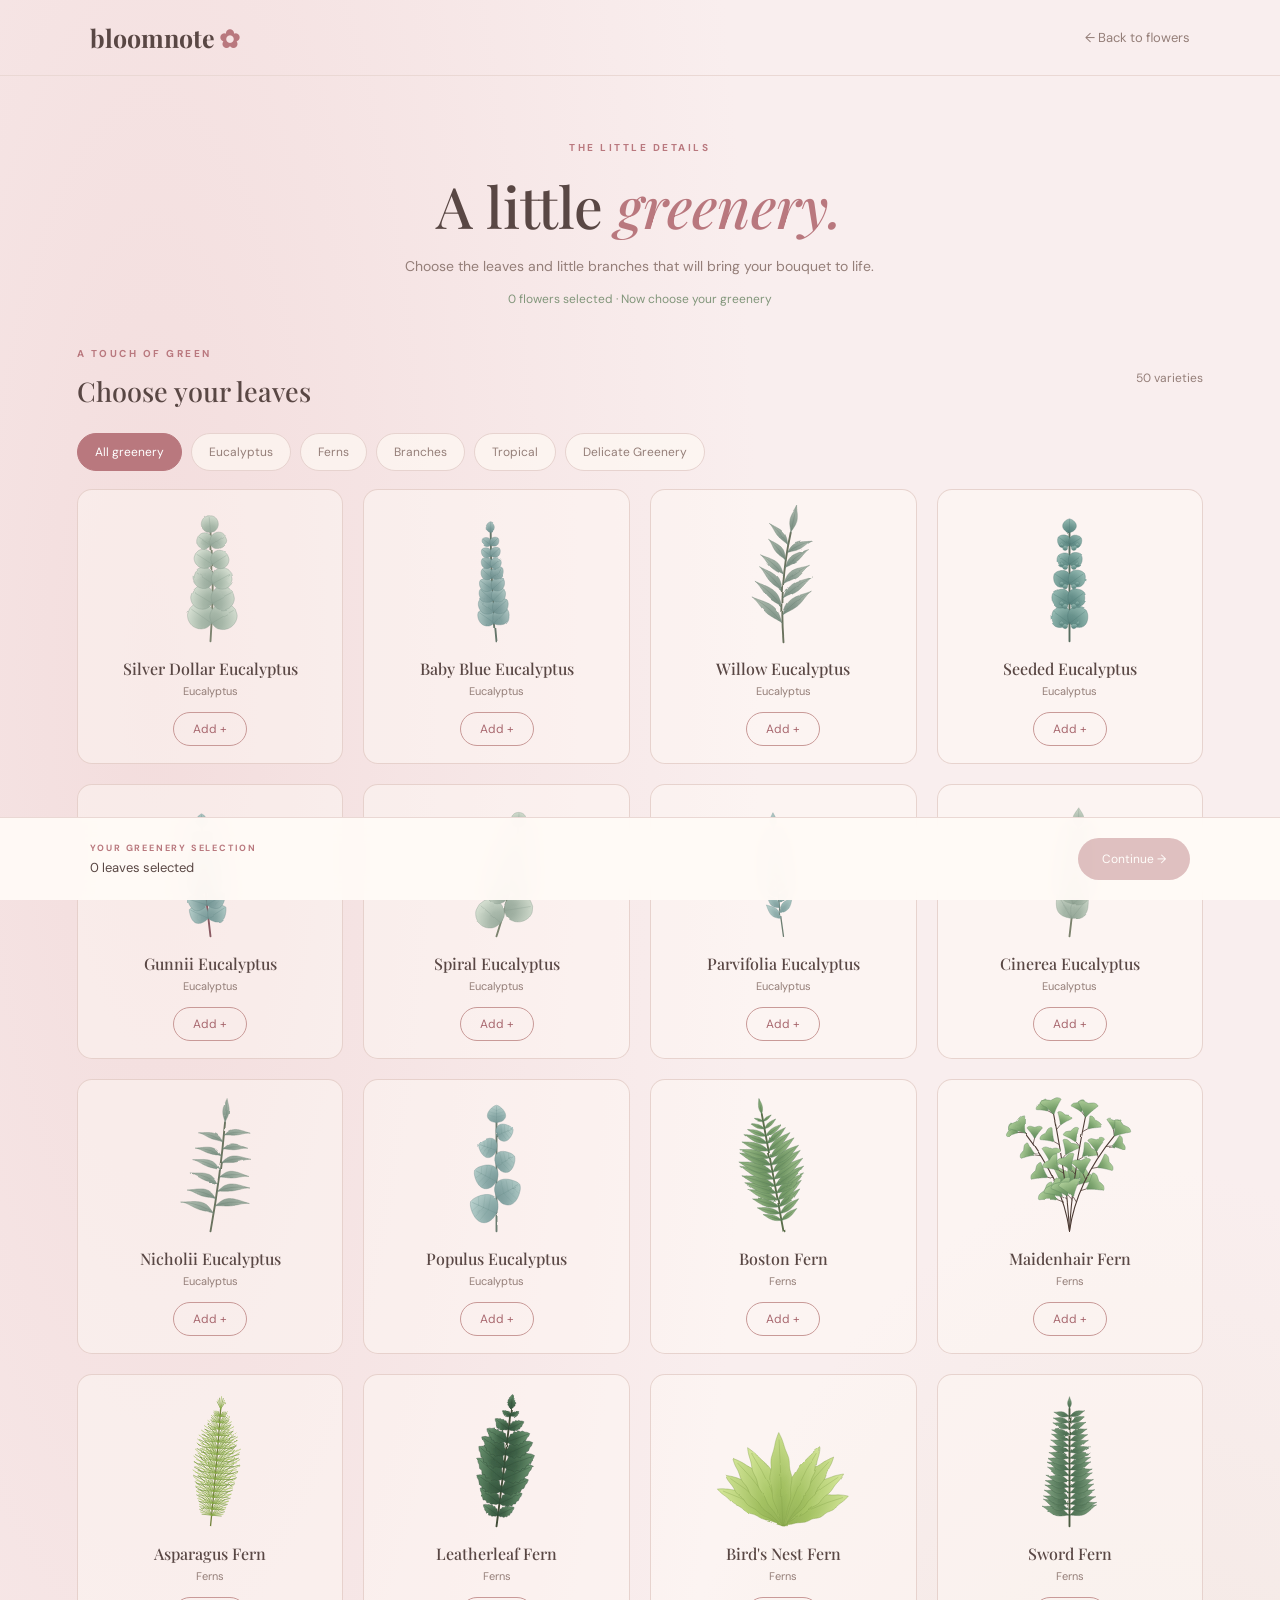
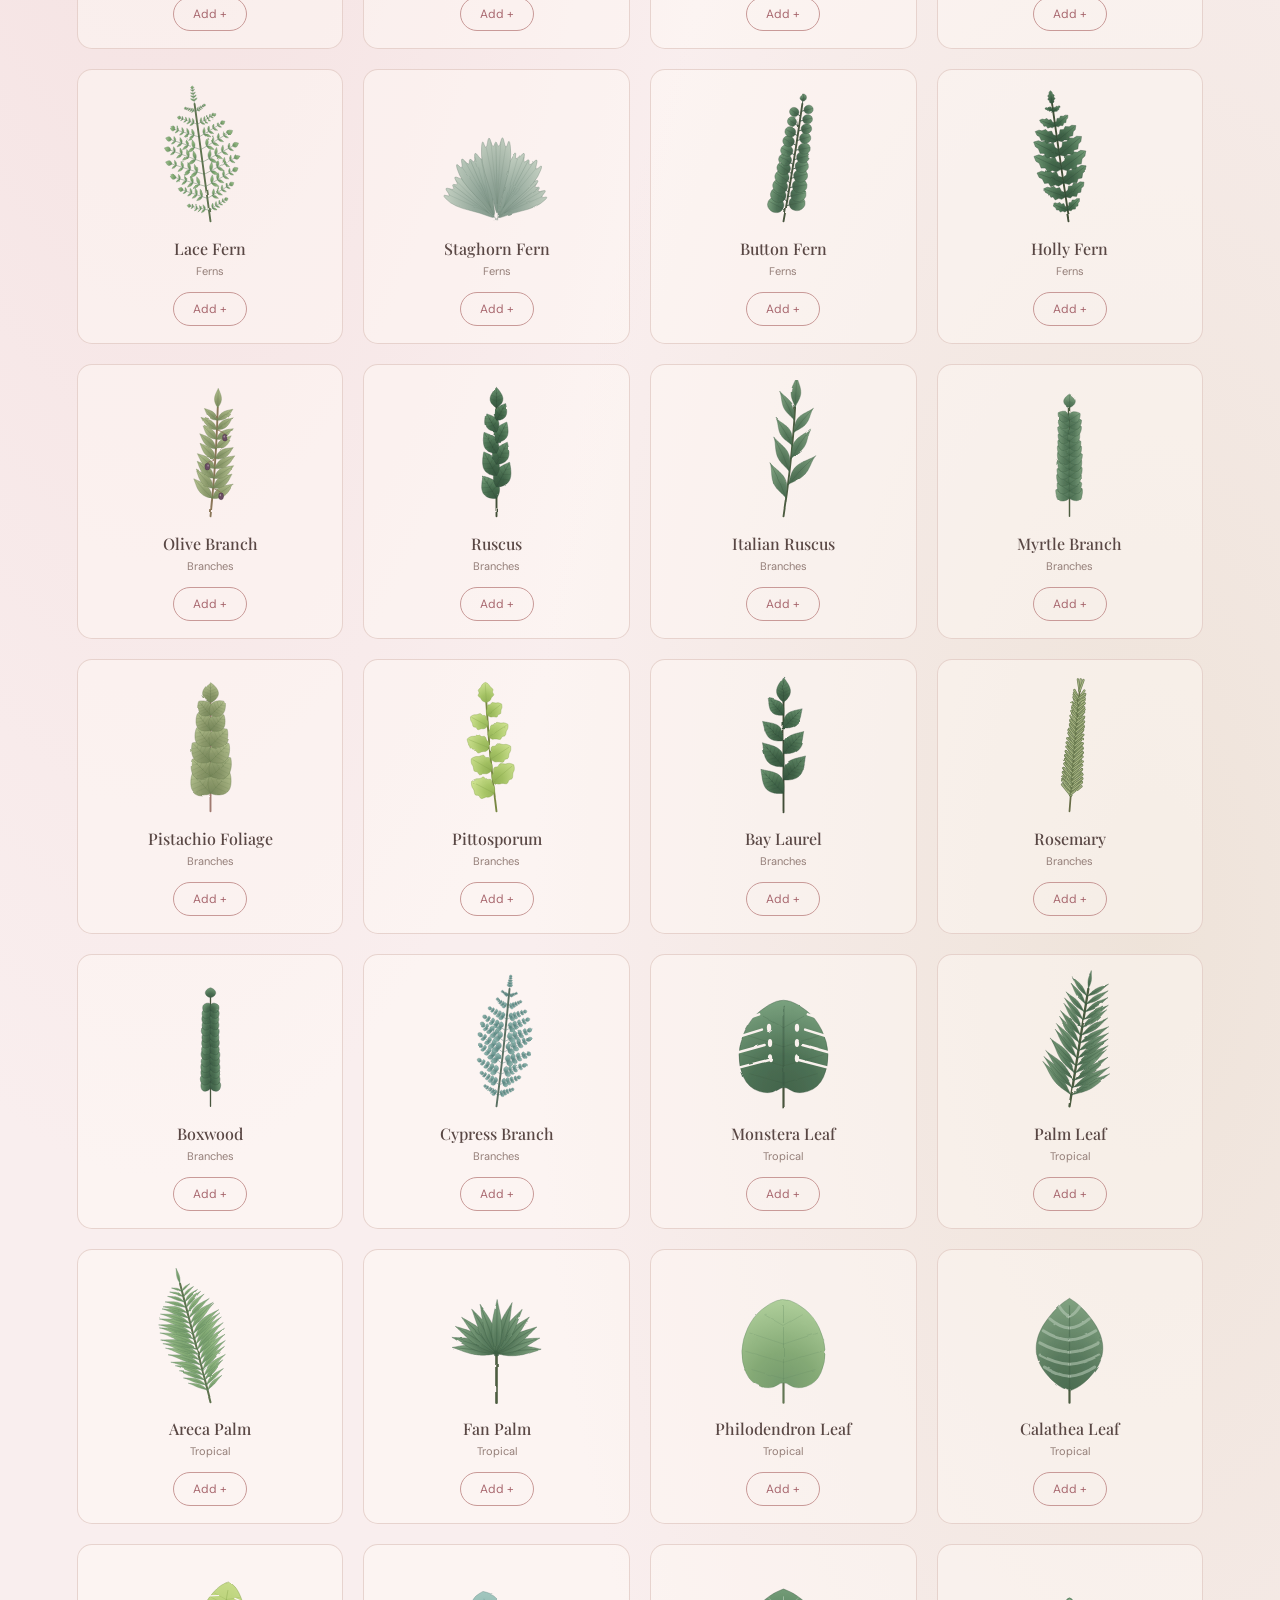
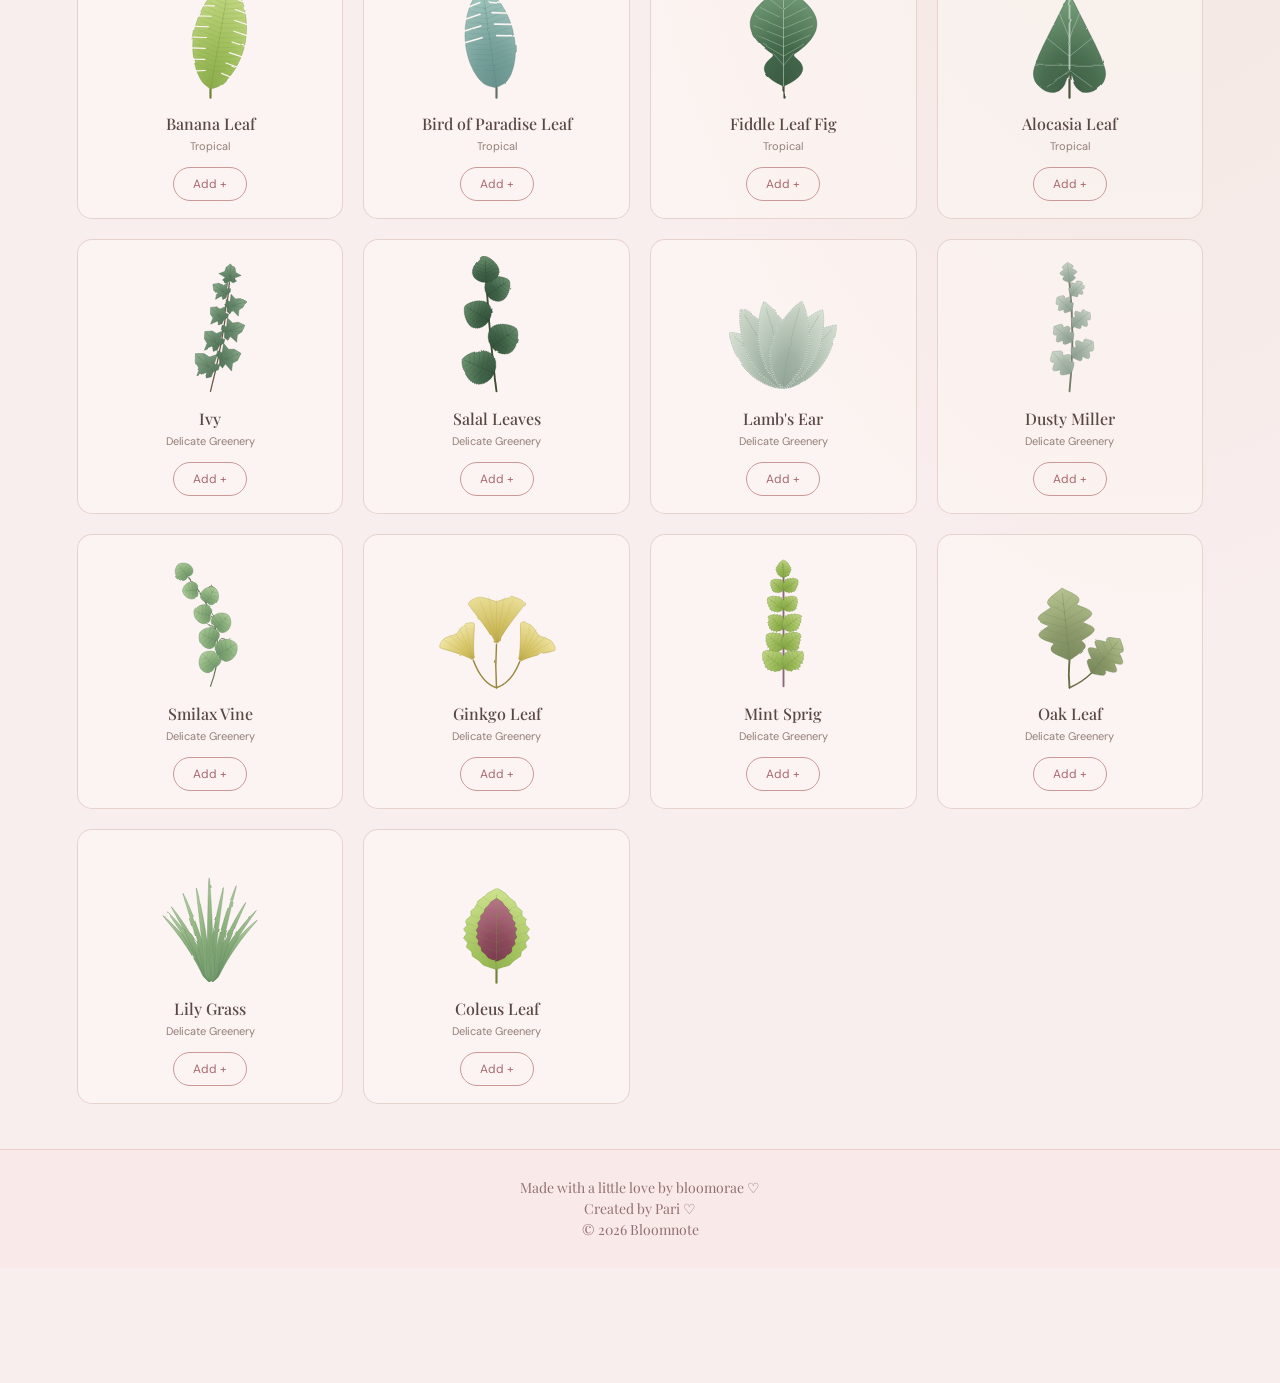
<file: leaves.html>
<!DOCTYPE html>
<html lang="en">
<head>
    <meta charset="UTF-8">
    <meta name="viewport" content="width=device-width, initial-scale=1.0">
    <title>Choose your greenery | Bloomnote</title>
    <link rel="stylesheet" href="leaves.css">

    <style>
        /* Bloomnote creator footer */

        .creator-footer {
            text-align: center;
            padding: 27px 15px;
            border-top: 1px solid #edcece;
            background: #f9e9e9;
            color: #936e70;
            font-family: 'Playfair Display', serif;
            font-size: 14px;
            line-height: 1.35;
        }

        .creator-footer p {
            margin: 2px 0;
        }
    </style>
</head>
<body>

    <header class="topbar">
        <a href="index.html" class="logo">bloomnote<span>✿</span></a>
        <a href="collection.html" class="back-link">← Back to flowers</a>
    </header>

    <main>
        <section class="intro">
            <p class="eyebrow">THE LITTLE DETAILS</p>
            <h1>A little <em>greenery.</em></h1>
            <p>Choose the leaves and little branches that will bring your bouquet to life.</p>
            <p class="flower-summary" id="flower-summary">
                Your flowers are waiting for their greenery.
            </p>
        </section>

        <section class="collection">
            <div class="section-heading">
                <div>
                    <p class="eyebrow">A TOUCH OF GREEN</p>
                    <h2>Choose your leaves</h2>
                </div>
                <span id="leaf-count">25 varieties</span>
            </div>

            <div class="categories" id="categories"></div>

            <div class="leaf-grid" id="leaf-grid"></div>
        </section>
    </main>

    <footer class="creator-footer">
        <p>Made with a little love by bloomorae ♡</p>
        <p>Created by Pari ♡</p>
        <p>© 2026 Bloomnote</p>
    </footer>

    <footer class="selection-bar">
        <div>
            <p class="selection-label">YOUR GREENERY SELECTION</p>
            <p class="selection-total">
                <span id="total-count">0</span> leaves selected
            </p>
        </div>
        <button id="continue-button" disabled>
            Continue →
        </button>
    </footer>

    <script src="leaves.js"></script>

    <script>
        document.getElementById("continue-button").addEventListener("click", function () {
            if (!this.disabled) {
                window.location.href = "bouquet.html";
            }
        });
    </script>
</body>
</html>
</file>
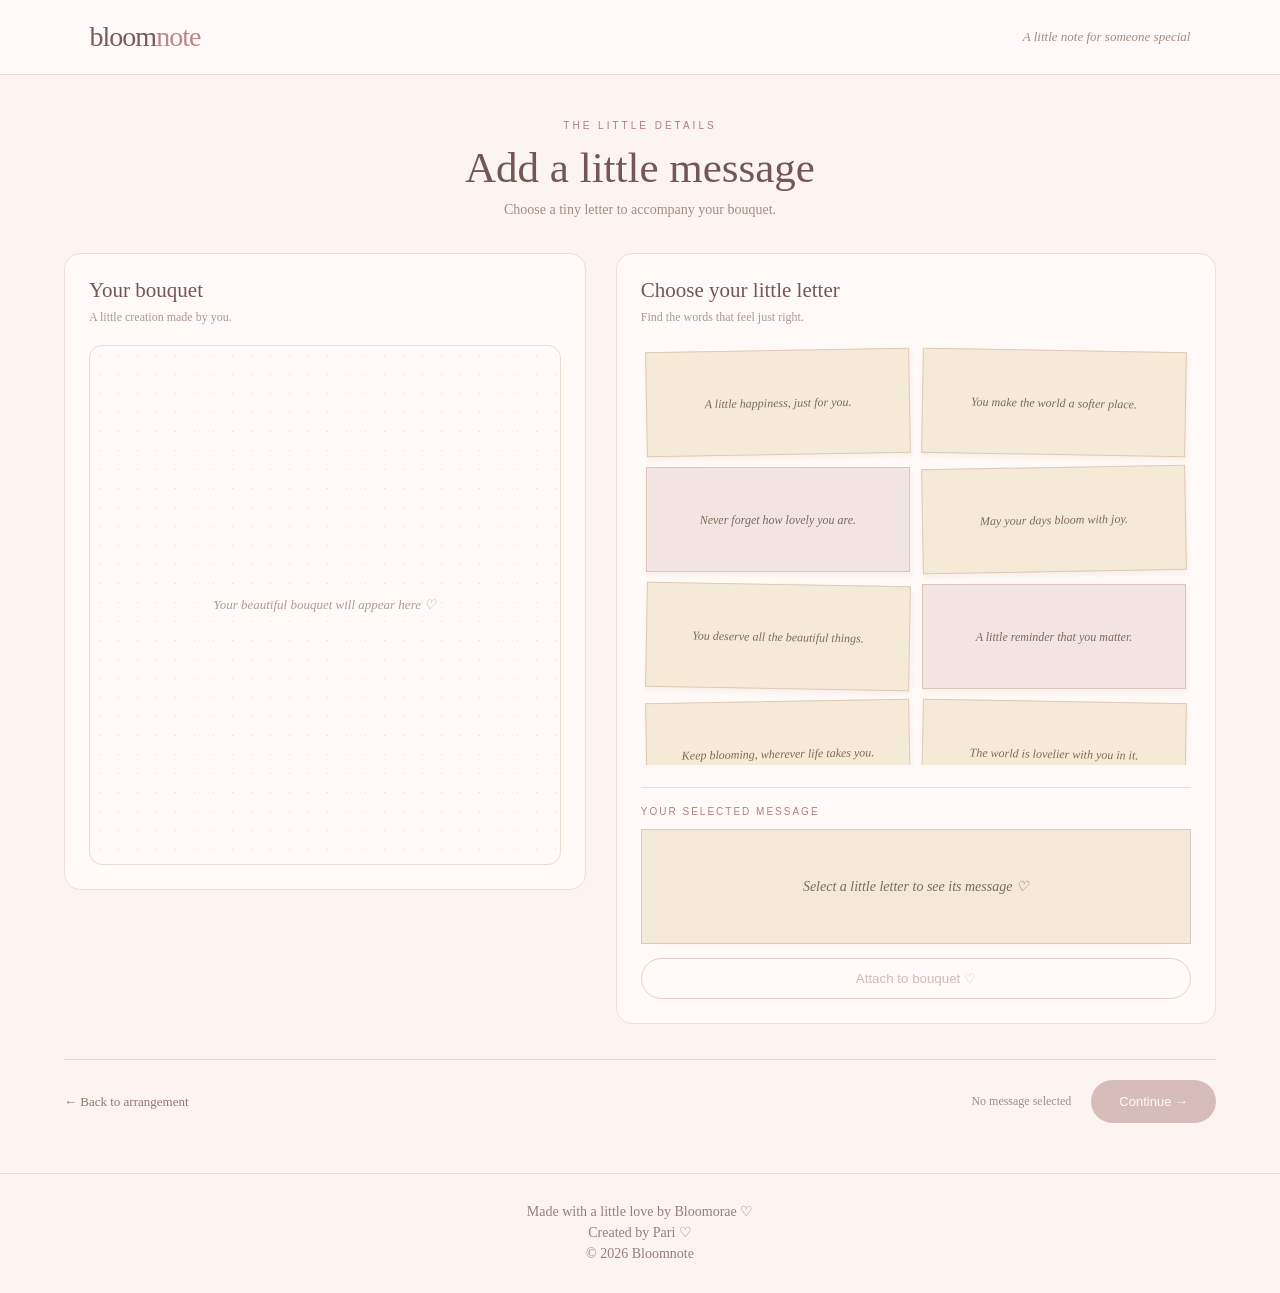
<file: message.html>
<!DOCTYPE html>
<html lang="en">
<head>
    <meta charset="UTF-8">
    <meta name="viewport" content="width=device-width, initial-scale=1.0">
    <title>Little Messages | Bloomnote</title>

    <link rel="stylesheet" href="arrangement.css">
    <link rel="stylesheet" href="message.css">
</head>

<body>

<header class="topbar">
    <a href="index.html" class="logo">bloom<span>note</span></a>
    <p>A little note for someone special</p>
</header>

<main>
    <section class="intro">
        <p class="eyebrow">THE LITTLE DETAILS</p>
        <h1>Add a little message</h1>
        <p>Choose a tiny letter to accompany your bouquet.</p>
    </section>

    <section class="message-layout">

        <div class="bouquet-side">
            <h2>Your bouquet</h2>
            <p class="side-subtitle">A little creation made by you.</p>

            <div class="bouquet-preview" id="bouquet-preview">
                <div class="bouquet-placeholder" id="bouquet-placeholder">
                    Your beautiful bouquet will appear here ♡
                </div>
            </div>
        </div>

        <div class="notes-side">
            <h2>Choose your little letter</h2>
            <p class="side-subtitle">Find the words that feel just right.</p>

            <div class="message-grid" id="message-grid"></div>

            <div class="selected-message">
                <p class="selected-label">YOUR SELECTED MESSAGE</p>
                <div class="letter-preview" id="letter-preview">
                    <p>Select a little letter to see its message ♡</p>
                </div>

                <button id="attach-button" disabled>
                    Attach to bouquet ♡
                </button>
            </div>
        </div>

    </section>

    <footer class="bottom-bar">
        <a href="arrangement.html" class="back-link">← Back to arrangement</a>

        <div class="bottom-right">
            <span id="selection-status">No message selected</span>
            <button id="continue-button" disabled>Continue →</button>
        </div>
    </footer>
</main>

<footer class="creator-footer">
    <p>Made with a little love by Bloomorae ♡</p>
    <p>Created by Pari ♡</p>
    <p>© 2026 Bloomnote</p>
</footer>

<script src="message.js"></script>
</body>
</html>
</file>
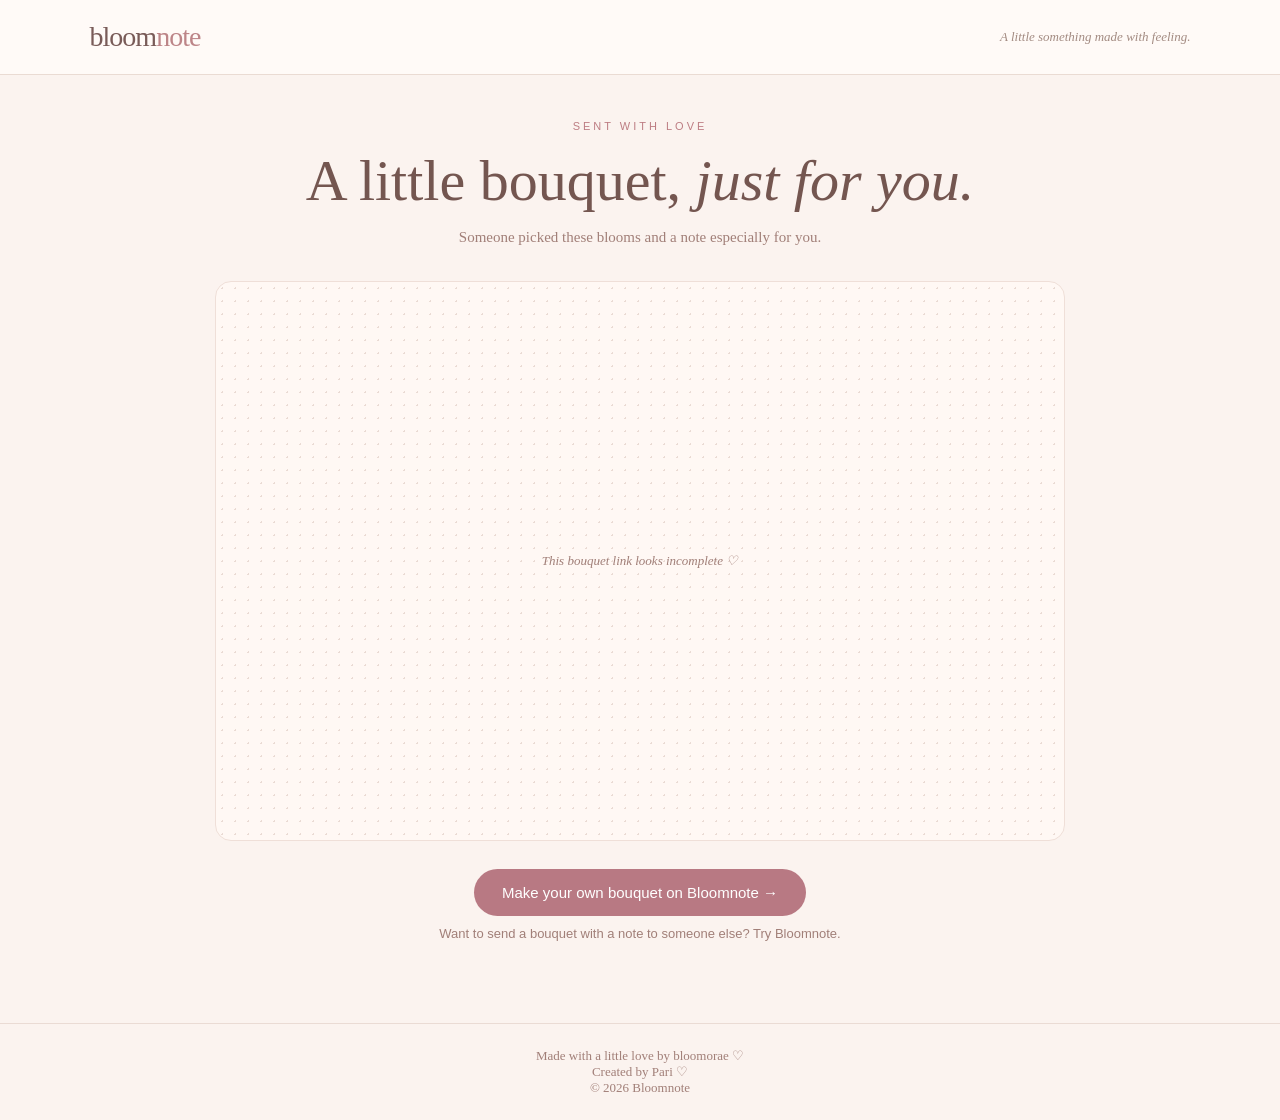
<file: view.html>
<!DOCTYPE html>
<html lang="en">
<head>
    <meta charset="UTF-8">
    <meta name="viewport" content="width=device-width, initial-scale=1.0">
    <title>A Bouquet For You | Bloomnote</title>
    <link rel="stylesheet" href="arrangement.css">
    <link rel="stylesheet" href="message.css">
    <link rel="stylesheet" href="final.css">
    <style>
        .view-actions {
            margin: 28px auto 12px;
            text-align: center;
            display: flex;
            flex-direction: column;
            align-items: center;
            gap: 10px;
        }

        .create-own-btn {
            display: inline-block;
            background: #b87983;
            color: #ffffff;
            text-decoration: none;
            padding: 15px 28px;
            border-radius: 30px;
            font-size: 15px;
            font-family: Arial, sans-serif;
            transition: background 0.2s ease, transform 0.2s ease;
        }

        .create-own-btn:hover {
            background: #a76572;
            transform: translateY(-2px);
        }

        .view-site-caption {
            font-size: 13px;
            color: #a17f78;
            font-family: Arial, sans-serif;
        }
    </style>
</head>
<body>
    <header class="topbar">
        <a href="index.html" class="logo">bloom<span>note</span></a>
        <p>A little something made with feeling.</p>
    </header>

    <main class="final-main">
        <section class="final-intro">
            <p class="eyebrow">SENT WITH LOVE</p>
            <h1>A little bouquet, <em>just for you.</em></h1>
            <p>Someone picked these blooms and a note especially for you.</p>
        </section>

        <section class="final-content">
            <div class="final-bouquet-section">
                <div id="shared-bouquet-display" class="bouquet-preview final-bouquet">
                    <p class="bouquet-placeholder">Loading your bouquet ♡</p>
                </div>
            </div>

            <div class="view-actions">
                <a href="index.html" class="create-own-btn">Make your own bouquet on Bloomnote →</a>
                <p class="view-site-caption">Want to send a bouquet with a note to someone else? Try Bloomnote.</p>
            </div>
        </section>
    </main>

    <footer class="final-footer">
        Made with a little love by bloomorae ♡
        <br>
        Created by Pari ♡
        <br>
        © 2026 Bloomnote
    </footer>

    <script src="arrangement.js"></script>
    <script src="bouquet-render.js"></script>
    <script>
        (async function () {
            const target = document.getElementById("shared-bouquet-display");
            const params = new URLSearchParams(window.location.search);
            const code = params.get("b");

            if (!code || typeof BloomShare === "undefined") {
                target.innerHTML =
                    '<p class="bouquet-placeholder">This bouquet link looks incomplete ♡</p>';
                return;
            }

            const recipe = await BloomShare.decode(code);
            if (!recipe) {
                target.innerHTML =
                    '<p class="bouquet-placeholder">Couldn\'t open this bouquet link ♡</p>';
                return;
            }

            BloomShare.renderInto(target, recipe);
        })();
    </script>
</body>
</html>
</file>
<file: style.css>
@import url('https://fonts.googleapis.com/css2?family=DM+Sans:wght@400;500;600&family=Playfair+Display:ital,wght@0,500;0,600;1,500&display=swap');

* {
    margin: 0;
    padding: 0;
    box-sizing: border-box;
}

body {
    background: #fbf5ef;
    color: #604b43;
    font-family: 'DM Sans', sans-serif;
}

.navbar {
    display: flex;
    justify-content: space-between;
    align-items: center;
    padding: 28px 8%;
}

.logo {
    font-family: 'Playfair Display', serif;
    font-size: 27px;
    color: #8e5d65;
    text-decoration: none;
}

.logo span {
    color: #c88791;
    margin-left: 5px;
}

.nav-link {
    color: #8e5d65;
    text-decoration: none;
    font-size: 13px;
}

.hero {
    min-height: 75vh;
    display: flex;
    flex-direction: column;
    align-items: center;
    justify-content: center;
    text-align: center;
    padding: 60px 20px;
    background:
        radial-gradient(ellipse at 50% 45%,
        #f7e3df 0%, #fbf5ef 65%);
}

.flower-decoration {
    font-size: 52px;
    color: #c88791;
    margin-bottom: 25px;
}

.eyebrow {
    letter-spacing: 4px;
    font-size: 10px;
    color: #a77b78;
    margin-bottom: 22px;
}

h1 {
    font-family: 'Playfair Display', serif;
    font-size: clamp(65px, 10vw, 110px);
    line-height: 1.05;
    font-weight: 500;
    color: #654b45;
}

h1 span {
    color: #bb7c85;
    font-style: italic;
}

.description {
    max-width: 410px;
    line-height: 1.9;
    color: #907c73;
    font-size: 14px;
    margin: 25px 0 30px;
}

.main-button {
    background: #ad727c;
    color: white;
    text-decoration: none;
    padding: 17px 30px;
    border-radius: 40px;
    font-size: 13px;
    transition: 0.3s;
}

.main-button:hover {
    background: #895963;
    transform: translateY(-3px);
}

.main-button span {
    margin-left: 15px;
}

.little-note {
    margin-top: 22px;
    font-family: 'Playfair Display', serif;
    font-style: italic;
    color: #a58c83;
    font-size: 13px;
}

.bottom-section {
    text-align: center;
    padding: 55px 20px;
}

.bottom-section p {
    letter-spacing: 3px;
    font-size: 10px;
    color: #b18480;
}

.bottom-section h2 {
    font-family: 'Playfair Display', serif;
    font-size: 32px;
    font-weight: 500;
    margin-top: 12px;
    color: #76564f;
}

@media (max-width: 600px) {
    .navbar {
        padding: 22px 6%;
    }

    .nav-link {
        font-size: 11px;
    }
}
</file>
<file: arrangement.css>
* {
    margin: 0;
    padding: 0;
    box-sizing: border-box;
}

body {
    background: #fbf4f0;
    color: #604b46;
    font-family: Georgia, "Times New Roman", serif;
}

.topbar {
    height: 75px;
    padding: 0 7%;
    display: flex;
    justify-content: space-between;
    align-items: center;
    background: #fffaf7;
    border-bottom: 1px solid #eadbd3;
}

.logo {
    font-size: 28px;
    text-decoration: none;
    color: #795b58;
    letter-spacing: -1px;
}

.logo span {
    color: #bd8588;
}

.topbar p {
    font-size: 13px;
    color: #a38b82;
    font-style: italic;
}

main {
    max-width: 1450px;
    margin: auto;
    padding: 45px 5% 30px;
}

.intro {
    text-align: center;
    margin-bottom: 35px;
}

.eyebrow {
    font-family: Arial, sans-serif;
    font-size: 10px;
    letter-spacing: 3px;
    color: #b17e80;
    margin-bottom: 12px;
}

.intro h1 {
    font-size: clamp(30px, 4vw, 43px);
    font-weight: normal;
    color: #745653;
    margin-bottom: 10px;
}

.intro > p:last-child {
    font-size: 14px;
    color: #a58c83;
}

.studio {
    display: grid;
    grid-template-columns: 290px minmax(0, 1fr);
    gap: 25px;
    align-items: start;
}

.selection-panel {
    background: #fffaf7;
    border: 1px solid #eddfd7;
    border-radius: 15px;
    padding: 25px 20px;
    max-height: 760px;
    overflow-y: auto;
}

.selection-panel h2,
.workspace-heading h2 {
    font-size: 21px;
    font-weight: normal;
    color: #765653;
}

.subtitle {
    font-size: 12px;
    color: #ad9690;
    margin: 7px 0 25px;
}

.selection-section {
    padding: 18px 0;
    border-top: 1px solid #efdfd8;
}

.selection-section h3 {
    font-size: 15px;
    font-weight: normal;
    color: #85635e;
    margin-bottom: 13px;
}

.selection-section h3 span {
    color: #b38a83;
}

.selection-item {
    display: flex;
    justify-content: space-between;
    align-items: center;
    gap: 8px;
    padding: 10px 0;
    border-bottom: 1px solid #f3e9e4;
    font-family: Arial, sans-serif;
    font-size: 12px;
}

.selection-item button {
    display: none;
}

.empty-selection {
    font-size: 12px;
    color: #b5a29a;
    font-style: italic;
    line-height: 1.6;
}


/* ---------- SIDE TABLE ITEMS (drag these onto the canvas) ---------- */

.tray-item {
    justify-content: flex-start;
    gap: 12px;
    padding: 8px 6px;
    border-radius: 12px;
    border-bottom: none;
    cursor: grab;
    user-select: none;
    touch-action: none;
    transition: background 0.2s;
}

.tray-item:hover {
    background: #fbefea;
}

.tray-item:active {
    cursor: grabbing;
}

.tray-item.used {
    opacity: 0.45;
    cursor: default;
}

.tray-item.used:hover {
    background: transparent;
}

.tray-thumb {
    width: 58px;
    height: 58px;
    flex-shrink: 0;
    object-fit: contain;
    background: #fffdfb;
    border: 1px solid #f1e4dd;
    border-radius: 12px;
    pointer-events: none;
    -webkit-user-drag: none;
}

.tray-text {
    display: flex;
    flex-direction: column;
    gap: 4px;
    min-width: 0;
}

.tray-name {
    font-size: 12.5px;
    color: #765653;
    line-height: 1.3;
}

.tray-count {
    font-size: 11px;
    color: #ad9690;
}

.wrapper-card-row {
    display: flex;
    align-items: center;
    gap: 12px;
    padding: 8px 6px;
    border-radius: 12px;
    font-family: Arial, sans-serif;
    cursor: pointer;
    transition: background 0.2s;
}

.wrapper-card-row:hover {
    background: #fbefea;
}

.wrapper-thumb {
    width: 76px;
    flex-shrink: 0;
    pointer-events: none;
}

.wrapper-thumb svg {
    width: 100%;
    height: auto;
    display: block;
}


/* ---------- WORKSPACE ---------- */

.workspace {
    min-width: 0;
}

.workspace-heading {
    display: flex;
    justify-content: space-between;
    align-items: center;
    gap: 15px;
    margin-bottom: 17px;
}

.workspace-heading p {
    font-size: 12px;
    color: #a58c83;
    margin-top: 6px;
}

.clear-button {
    border: 1px solid #dfc8c0;
    background: transparent;
    border-radius: 30px;
    padding: 9px 15px;
    color: #987570;
    cursor: pointer;
}

.clear-button:hover {
    background: #f2e4df;
}

.bouquet-canvas {
    height: 570px;
    background-color: #fffaf7;
    background-image: radial-gradient(
        #e8d8d0 0.7px,
        transparent 0.7px
    );
    background-size: 19px 19px;
    border: 1px solid #eadbd3;
    border-radius: 17px;
    position: relative;
    overflow: hidden;
    touch-action: none;
    user-select: none;
}

.bouquet-canvas.drop-ready {
    border-color: #d6aaa3;
    box-shadow: inset 0 0 0 2px rgba(214, 170, 163, 0.5);
}

.canvas-hint {
    position: absolute;
    top: 0;
    left: 0;
    right: 0;
    height: 42%;
    display: flex;
    align-items: center;
    justify-content: center;
    flex-direction: column;
    text-align: center;
    pointer-events: none;
    padding: 0 20px;
}

.canvas-hint span {
    font-size: 48px;
    color: #d6b1a9;
    margin-bottom: 12px;
}

.canvas-hint h3 {
    color: #98736d;
    font-weight: normal;
    font-size: 19px;
}

.canvas-hint p {
    color: #b29a92;
    font-size: 12px;
    margin-top: 9px;
}

.canvas-controls {
    display: flex;
    justify-content: space-between;
    align-items: center;
    gap: 12px;
    margin-top: 16px;
    flex-wrap: wrap;
}

.canvas-controls > span {
    color: #ae9289;
    font-size: 12px;
}

.transform-controls {
    display: flex;
    gap: 8px;
    flex-wrap: wrap;
}

.transform-controls button {
    width: 36px;
    height: 36px;
    border: 1px solid #dfc8c0;
    background: #fffaf7;
    border-radius: 50%;
    color: #987570;
    font-size: 20px;
    cursor: pointer;
    transition: 0.2s;
}

.transform-controls button:hover:not(:disabled) {
    background: #f2e4df;
    transform: translateY(-2px);
}

.transform-controls button:active:not(:disabled) {
    transform: scale(0.95);
}

.transform-controls button:disabled {
    opacity: 0.4;
    cursor: not-allowed;
}

.canvas-note {
    text-align: center;
    color: #ae9289;
    font-size: 12px;
    margin-top: 14px;
}


/* ---------- FLOWERS AND LEAVES ON THE CANVAS ---------- */

.bouquet-piece {
    position: absolute;
    cursor: grab;
    user-select: none;
    touch-action: none;
    transform-origin: center;
}

.bouquet-piece img {
    width: 100%;
    height: 100%;
    display: block;
    pointer-events: none;
    user-select: none;
    -webkit-user-drag: none;
}

.bouquet-piece.dragging {
    cursor: grabbing;
}

/* the picture that follows your finger while you drag from the side table */
.drag-ghost {
    position: fixed;
    transform: translate(-50%, -50%);
    opacity: 0.9;
    pointer-events: none;
    z-index: 9999;
    filter: drop-shadow(0 6px 10px rgba(110, 70, 70, 0.25));
}


/* ---------- SELECTION BOX AND HANDLES ---------- */

.selection-box {
    position: absolute;
    display: none;
    border: 1.5px dashed #bd8588;
    border-radius: 10px;
    pointer-events: none;
    transform-origin: center;
    z-index: 6000;
}

.selection-box.visible {
    display: block;
}

.sel-handle {
    position: absolute;
    width: 28px;
    height: 28px;
    border-radius: 50%;
    background: #fffaf7;
    border: 1px solid #bd8588;
    color: #9a6a6a;
    display: flex;
    align-items: center;
    justify-content: center;
    box-shadow: 0 2px 6px rgba(120, 80, 80, 0.2);
    pointer-events: auto;
    touch-action: none;
    user-select: none;
    transition: background 0.15s, transform 0.15s;
}

.sel-handle:hover {
    background: #f6e6e2;
}

.sel-rotate {
    left: 50%;
    top: -44px;
    margin-left: -14px;
    cursor: grab;
}

/* little line joining the rotate handle to the box */
.sel-rotate::after {
    content: "";
    position: absolute;
    left: 50%;
    top: 100%;
    width: 1px;
    height: 16px;
    background: #bd8588;
}

.sel-resize {
    right: -14px;
    bottom: -14px;
    cursor: nwse-resize;
}

.sel-delete {
    right: -14px;
    top: -14px;
    cursor: pointer;
}

.selection-box.wrapper-mode .sel-delete {
    display: none;
}


/* ---------- BOTTOM BAR ---------- */

.bottom-bar {
    display: flex;
    justify-content: space-between;
    align-items: center;
    margin-top: 35px;
    padding: 20px 0;
    border-top: 1px solid #e9d8d0;
    gap: 15px;
}

.back-link {
    color: #98756e;
    text-decoration: none;
    font-size: 13px;
}

.bottom-right {
    display: flex;
    align-items: center;
    gap: 20px;
}

#arrangement-count {
    color: #a58c83;
    font-size: 12px;
}

#continue-button {
    border: none;
    background: #ad7c7b;
    color: white;
    padding: 14px 30px;
    border-radius: 30px;
    font-size: 13px;
    cursor: pointer;
    transition: 0.2s;
}

#continue-button:hover:not(:disabled) {
    background: #916665;
    transform: translateY(-2px);
}

#continue-button:disabled {
    opacity: 0.45;
    cursor: not-allowed;
}

@media (max-width: 800px) {
    main {
        padding: 30px 5%;
    }

    .studio {
        grid-template-columns: 1fr;
    }

    .selection-panel {
        order: 2;
        max-height: none;
    }

    .workspace {
        order: 1;
    }

    .bouquet-canvas {
        height: 450px;
    }
}

@media (max-width: 480px) {
    .topbar {
        padding: 0 5%;
    }

    .topbar p {
        font-size: 11px;
    }

    .bottom-bar {
        align-items: flex-start;
    }

    .bottom-right {
        align-items: flex-end;
        flex-direction: column;
        gap: 10px;
    }
}


/* ---------- CREATOR FOOTER ---------- */

.creator-footer {
    text-align: center;
    padding: 27px 15px;
    border-top: 1px solid #ead8d4;
    background: #fbf4f0;
    color: #987e78;
    font-family: Georgia, "Times New Roman", serif;
    font-size: 14px;
    line-height: 1.35;
}

.creator-footer p {
    margin: 2px 0;
}
</file>
<file: collection.css>
@import url('https://fonts.googleapis.com/css2?family=DM+Sans:wght@400;500;600&family=Playfair+Display:ital,wght@0,500;0,600;1,500&display=swap');

* {
    margin: 0;
    padding: 0;
    box-sizing: border-box;
}

body {
    background: #f9e9e9;
    color: #725653;
    font-family: 'DM Sans', sans-serif;
    padding-bottom: 105px;
}

.topbar {
    padding: 24px 7%;
    display: flex;
    justify-content: space-between;
    align-items: center;
}

.logo {
    font-family: 'Playfair Display', serif;
    font-size: 27px;
    color: #925e68;
    text-decoration: none;
}

.logo span {
    color: #c88791;
}

.back-link {
    color: #936e70;
    text-decoration: none;
    font-size: 13px;
}

.intro {
    text-align: center;
    padding: 45px 20px 55px;
}

.eyebrow {
    color: #ae7c80;
    letter-spacing: 4px;
    font-size: 10px;
    margin-bottom: 17px;
}

.intro h1 {
    font-family: 'Playfair Display', serif;
    font-size: clamp(48px, 8vw, 76px);
    font-weight: 500;
    color: #684e4b;
}

.intro h1 em {
    color: #b97983;
}

.intro > p:last-child {
    color: #9b7d79;
    font-size: 14px;
    margin-top: 15px;
}

.collection {
    max-width: 1200px;
    margin: auto;
    padding: 0 35px 60px;
}

.section-heading {
    display: flex;
    justify-content: space-between;
    align-items: center;
    margin-bottom: 23px;
}

.section-heading h2 {
    font-family: 'Playfair Display', serif;
    font-size: 27px;
    font-weight: 500;
}

.section-heading span {
    font-size: 12px;
    color: #a47e7c;
}

.categories {
    display: flex;
    gap: 10px;
    overflow-x: auto;
    padding: 5px 0 25px;
    scrollbar-width: thin;
}

.category-button {
    border: 1px solid #dcbfc0;
    background: transparent;
    color: #936e70;
    border-radius: 30px;
    padding: 10px 18px;
    white-space: nowrap;
    cursor: pointer;
    font-family: inherit;
    font-size: 12px;
    transition: 0.2s;
}

.category-button:hover,
.category-button.active {
    background: #ad727c;
    border-color: #ad727c;
    color: white;
}

.flower-grid {
    display: grid;
    grid-template-columns: repeat(4, minmax(0, 1fr));
    gap: 30px 22px;
}

.flower-card {
    text-align: center;
    padding: 15px 12px 18px;
    border-radius: 17px;
    transition: 0.25s;
}

.flower-card:hover {
    background: rgba(255, 255, 255, 0.28);
    transform: translateY(-4px);
}

.flower-picture {
    height: 165px;
    width: 100%;
    display: flex;
    align-items: center;
    justify-content: center;
}

.flower-picture img {
    width: 100%;
    height: 100%;
    object-fit: contain;
    mix-blend-mode: multiply;
    transition: transform 0.3s;
}

.flower-card:hover .flower-picture img {
    transform: scale(1.07);
}

.flower-picture.image-missing {
    color: #b58b8b;
    font-size: 11px;
    font-style: italic;
}

.flower-card h3 {
    font-family: 'Playfair Display', serif;
    font-size: 18px;
    font-weight: 500;
    margin: 10px 0 5px;
}

.flower-category {
    color: #a48680;
    font-size: 11px;
    margin-bottom: 14px;
}

.flower-controls {
    display: flex;
    justify-content: center;
    align-items: center;
    gap: 12px;
}

.add-button {
    width: 100%;
    background: #80605b;
    color: white;
    border: none;
    border-radius: 30px;
    padding: 12px;
    font-family: inherit;
    font-size: 12px;
    cursor: pointer;
    transition: 0.2s;
}

.add-button:hover {
    background: #a66d76;
}

.quantity-button {
    width: 31px;
    height: 31px;
    border: 1px solid #c9959c;
    border-radius: 50%;
    background: transparent;
    color: #98636d;
    font-size: 18px;
    cursor: pointer;
}

.quantity-button:hover {
    background: #ad727c;
    color: white;
}

.quantity {
    min-width: 20px;
    font-size: 14px;
}

.selection-bar {
    position: fixed;
    bottom: 0;
    left: 0;
    width: 100%;
    background: rgba(255, 247, 244, 0.96);
    backdrop-filter: blur(12px);
    border-top: 1px solid #edcece;
    padding: 16px 7%;
    display: flex;
    justify-content: space-between;
    align-items: center;
    z-index: 10;
}

.selection-label {
    color: #a17a7b;
    font-size: 9px;
    letter-spacing: 2px;
    margin-bottom: 5px;
}

.selection-total {
    font-family: 'Playfair Display', serif;
    font-size: 18px;
}

#continue-button {
    background: #80605b;
    color: white;
    border: none;
    border-radius: 30px;
    padding: 14px 27px;
    cursor: pointer;
    font-family: inherit;
    font-size: 12px;
}

#continue-button:disabled {
    opacity: 0.45;
    cursor: not-allowed;
}

/* Bloomnote creator footer */

.creator-footer {
    text-align: center;
    padding: 27px 15px;
    border-top: 1px solid #edcece;
    background: #f9e9e9;
    color: #936e70;
    font-family: 'Playfair Display', serif;
    font-size: 14px;
    line-height: 1.35;
}

.creator-footer p {
    margin: 2px 0;
}

@media (max-width: 850px) {
    .flower-grid {
        grid-template-columns: repeat(3, minmax(0, 1fr));
    }
}

@media (max-width: 600px) {
    .flower-grid {
        grid-template-columns: repeat(2, minmax(0, 1fr));
        gap: 20px 10px;
    }

    .flower-picture {
        height: 125px;
    }

    .collection {
        padding: 0 15px 40px;
    }

    .selection-bar {
        padding: 14px 5%;
    }
}
</file>
<file: message.css>
.message-layout {
    display: grid;
    grid-template-columns: minmax(0, 1fr) minmax(0, 1.15fr);
    gap: 30px;
    align-items: start;
}

.bouquet-side,
.notes-side {
    background: #fffaf7;
    border: 1px solid #eddfd7;
    border-radius: 16px;
    padding: 24px;
    min-width: 0;
}

.bouquet-side h2,
.notes-side h2 {
    font-size: 21px;
    font-weight: normal;
    color: #765653;
}

.side-subtitle {
    color: #ad9690;
    font-size: 12px;
    margin: 7px 0 20px;
}

.bouquet-preview {
    height: 520px;
    background-color: #fffaf7;
    background-image: radial-gradient(#e8d8d0 0.7px, transparent 0.7px);
    background-size: 19px 19px;
    border: 1px solid #eadbd3;
    border-radius: 13px;
    position: relative;
    overflow: hidden;
}

.bouquet-placeholder {
    position: absolute;
    inset: 0;
    display: flex;
    justify-content: center;
    align-items: center;
    text-align: center;
    padding: 20px;
    color: #b29a92;
    font-style: italic;
    font-size: 13px;
    pointer-events: none;
}

/* The saved bouquet pieces */

.bouquet-preview .bouquet-piece {
    pointer-events: none;
}

/* Tiny attached letter */

.attached-note {
    position: absolute;
    z-index: 100;
    width: 105px;
    min-height: 75px;
    padding: 10px 8px;
    background: #f1e3c9;
    color: #795e50;
    border: 1px solid #d8c2a3;
    box-shadow: 2px 4px 9px #8b6c5730;
    transform: rotate(7deg);
    top: 65%;
    left: 58%;
    font-family: Georgia, serif;
    text-align: center;
    display: flex;
    flex-direction: column;
    justify-content: center;
    overflow-wrap: anywhere;
}

.attached-note::before {
    content: "♡";
    color: #b77e7b;
    font-size: 11px;
    margin-bottom: 4px;
}

.attached-note p {
    font-size: 10px;
    line-height: 1.4;
    font-style: italic;
}

.message-grid {
    display: grid;
    grid-template-columns: repeat(2, minmax(0, 1fr));
    gap: 12px;
    max-height: 420px;
    overflow-y: auto;
    padding: 5px;
}

.message-card {
    min-height: 105px;
    padding: 14px 10px;
    border: 1px solid #dfcbb5;
    background: #f5ead8;
    color: #80695a;
    font-family: Georgia, serif;
    font-size: 12px;
    line-height: 1.5;
    font-style: italic;
    cursor: pointer;
    position: relative;
    box-shadow: 1px 3px 5px #94735a16;
    transition: 0.2s;
}

.message-card:nth-child(3n) {
    background: #f2e5e1;
    border-color: #dfc4bd;
}

.message-card:nth-child(3n + 1) {
    transform: rotate(-1deg);
}

.message-card:nth-child(3n + 2) {
    transform: rotate(1deg);
}

.message-card:hover {
    transform: translateY(-3px) rotate(0);
    box-shadow: 2px 5px 9px #94735a25;
}

.message-card.selected {
    outline: 2px solid #bd8588;
    outline-offset: 2px;
}

.selected-message {
    margin-top: 22px;
    padding-top: 18px;
    border-top: 1px solid #efdfd8;
}

.selected-label {
    color: #b17e80;
    font-family: Arial, sans-serif;
    font-size: 10px;
    letter-spacing: 2px;
    margin-bottom: 12px;
}

.letter-preview {
    min-height: 115px;
    background: #f4e9d8;
    border: 1px solid #dfcbb5;
    padding: 20px;
    display: flex;
    justify-content: center;
    align-items: center;
    text-align: center;
    color: #80695a;
    font-family: Georgia, serif;
    font-size: 14px;
    line-height: 1.7;
    font-style: italic;
}

#attach-button {
    margin-top: 14px;
    width: 100%;
    padding: 12px;
    border: 1px solid #c99c94;
    border-radius: 25px;
    background: transparent;
    color: #98736d;
    cursor: pointer;
}

#attach-button:hover:not(:disabled) {
    background: #f2e4df;
}

#attach-button:disabled {
    opacity: 0.45;
    cursor: not-allowed;
}

#continue-button {
    border: none;
    background: #ad7c7b;
    color: white;
    padding: 14px 28px;
    border-radius: 30px;
    cursor: pointer;
}

#continue-button:disabled {
    opacity: 0.45;
    cursor: not-allowed;
}

#selection-status {
    font-size: 12px;
    color: #a58c83;
}


/* ---------- CREATOR FOOTER ---------- */

.creator-footer {
    text-align: center;
    padding: 27px 15px;
    border-top: 1px solid #ead8d4;
    background: #fbf4f0;
    color: #987e78;
    font-family: Georgia, "Times New Roman", serif;
    font-size: 14px;
    line-height: 1.35;
}

.creator-footer p {
    margin: 2px 0;
}


@media (max-width: 850px) {
    .message-layout {
        grid-template-columns: 1fr;
    }

    .bouquet-side {
        order: 1;
    }

    .notes-side {
        order: 2;
    }

    .bouquet-preview {
        height: 430px;
    }
}

@media (max-width: 480px) {
    .message-grid {
        gap: 9px;
    }

    .message-card {
        min-height: 95px;
        font-size: 11px;
    }

    .bouquet-side,
    .notes-side {
        padding: 16px;
    }

    .bottom-bar {
        flex-wrap: wrap;
    }
}
</file>
<file: final.css>
* {
    box-sizing: border-box;
}

body {
    margin: 0;
    background: #fbf3ef;
    color: #745650;
    font-family: Georgia, "Times New Roman", serif;
}

.final-main {
    max-width: 1200px;
    margin: auto;
    padding: 45px 30px 25px;
}

.final-intro {
    text-align: center;
    margin-bottom: 35px;
}

.eyebrow {
    color: #bd7d83;
    font-family: Arial, sans-serif;
    font-size: 11px;
    letter-spacing: 3px;
}

.final-intro h1 {
    margin: 15px 0;
    color: #745650;
    font-size: clamp(36px, 5vw, 58px);
    font-weight: normal;
}

.final-intro > p:last-child {
    color: #a17f78;
    font-size: 15px;
}

.final-content {
    max-width: 850px;
    margin: auto;
}

.final-bouquet-section {
    text-align: center;
}

.final-bouquet-section h2 {
    font-size: 25px;
    font-weight: normal;
}

.final-subtitle {
    margin-bottom: 22px;
    color: #a17f78;
    font-size: 14px;
}

.final-bouquet,
#shared-bouquet-display {
    position: relative;
    width: 100%;
    min-height: 560px;
    padding: 25px;
    display: flex;
    justify-content: center;
    align-items: center;
    overflow: hidden;

    border: 1px solid #efdfd8;
    border-radius: 16px;

    background-color: #fff8f4;
    background-image: radial-gradient(
        #eadbd4 1px,
        transparent 1px
    );
    background-size: 13px 13px;
}

.final-bouquet .bq-snapshot,
#shared-bouquet-display .bq-snapshot {
    flex-shrink: 0;
    max-width: none;
}

.bouquet-placeholder {
    color: #a17f78;
    font-style: italic;
}

/* Keep the attached note styled like the message page */
.final-bouquet .attached-note,
#shared-bouquet-display .attached-note {
    z-index: 10;
}

.final-actions {
    margin: 30px auto 0;
    max-width: 400px;
    text-align: center;
}

#generate-link-button {
    width: 100%;
    padding: 16px 20px;

    border: none;
    border-radius: 30px;

    background: #b87983;
    color: white;

    font-size: 15px;
    cursor: pointer;

    transition: background 0.2s, transform 0.2s;
}

#generate-link-button:hover {
    background: #a76572;
    transform: translateY(-2px);
}

#generate-link-button:disabled {
    opacity: 0.6;
    cursor: not-allowed;
}

#link-status {
    min-height: 35px;
    margin-top: 15px;

    color: #a17f78;
    font-family: Arial, sans-serif;
    font-size: 12px;
    line-height: 1.6;
    overflow-wrap: anywhere;
}

.final-footer {
    margin-top: 45px;
    padding: 24px 10px;

    border-top: 1px solid #eadbd4;

    color: #a17f78;
    text-align: center;
    font-size: 13px;
}

@media (max-width: 650px) {

    .final-main {
        padding: 30px 15px;
    }

    .final-bouquet,
    #shared-bouquet-display {
        min-height: 400px;
        padding: 10px;
    }

}
</file>
<file: leaves.css>
@import url('https://fonts.googleapis.com/css2?family=DM+Sans:wght@400;500;600;700&family=Playfair+Display:ital,wght@0,500;0,600;0,700;1,500;1,600&display=swap');

:root {
    --background: #f9eeee;
    --rose: #b9787e;
    --dark: #594744;
    --muted: #947e78;
    --green: #82967b;
    --cream: #fffaf5;
}

* {
    box-sizing: border-box;
    margin: 0;
    padding: 0;
}

body {
    background:
        radial-gradient(ellipse at 12% 15%, #f3dddd 0%, transparent 38%),
        radial-gradient(ellipse at 90% 55%, #eee3d9 0%, transparent 38%),
        var(--background);
    color: var(--dark);
    font-family: "DM Sans", sans-serif;
    min-height: 100vh;
    padding-bottom: 115px;
}

.topbar {
    height: 76px;
    padding: 0 7%;
    display: flex;
    align-items: center;
    justify-content: space-between;
    border-bottom: 1px solid #ead8d4;
}

.logo {
    color: var(--dark);
    font-family: "Playfair Display", serif;
    font-size: 25px;
    font-weight: 700;
    text-decoration: none;
}

.logo span {
    color: var(--rose);
    margin-left: 4px;
}

.back-link {
    color: var(--muted);
    font-size: 13px;
    text-decoration: none;
}

.back-link:hover {
    color: var(--rose);
}

main {
    width: min(1180px, 88%);
    margin: auto;
}

.intro {
    text-align: center;
    padding: 65px 15px 40px;
}

.eyebrow {
    color: var(--rose);
    font-size: 10px;
    font-weight: 700;
    letter-spacing: 2.5px;
    margin-bottom: 13px;
}

.intro h1 {
    font-family: "Playfair Display", serif;
    font-size: clamp(38px, 6vw, 57px);
    font-weight: 500;
    margin-bottom: 12px;
}

.intro h1 em {
    color: var(--rose);
}

.intro > p:not(.eyebrow):not(.flower-summary) {
    color: var(--muted);
    font-size: 14px;
    line-height: 1.7;
}

.progress {
    display: flex;
    justify-content: center;
    gap: 12px;
    margin: 27px 0 18px;
    flex-wrap: wrap;
}

.progress span {
    padding: 9px 15px;
    border-radius: 30px;
    background: #f1e4e0;
    color: #a18d85;
    font-size: 11px;
}

.progress .done {
    background: #e5ecdf;
    color: #71866b;
}

.progress .current {
    background: #b9787e;
    color: white;
}

.flower-summary {
    color: var(--green);
    font-size: 12px;
    margin-top: 12px;
}

.collection {
    padding-bottom: 45px;
}

.section-heading {
    display: flex;
    align-items: center;
    justify-content: space-between;
    gap: 15px;
    margin-bottom: 22px;
}

.section-heading h2 {
    font-family: "Playfair Display", serif;
    font-size: 27px;
    font-weight: 500;
}

#leaf-count {
    color: var(--muted);
    font-size: 12px;
}

.categories {
    display: flex;
    gap: 9px;
    overflow-x: auto;
    padding: 2px 0 18px;
    scrollbar-width: thin;
}

.category-button {
    flex-shrink: 0;
    padding: 10px 17px;
    border: 1px solid #e7d3cf;
    border-radius: 30px;
    background: rgba(255, 250, 245, 0.65);
    color: var(--muted);
    font-family: inherit;
    font-size: 12px;
    cursor: pointer;
    transition: 0.2s;
}

.category-button:hover,
.category-button.active {
    background: var(--rose);
    border-color: var(--rose);
    color: white;
}

.leaf-grid {
    display: grid;
    grid-template-columns: repeat(4, minmax(0, 1fr));
    gap: 20px;
}

.leaf-card {
    min-width: 0;
    text-align: center;
    padding: 15px 12px 17px;
    border: 1px solid rgba(220, 194, 186, 0.65);
    border-radius: 15px;
    background: rgba(255, 250, 245, 0.45);
    transition: transform 0.2s, background 0.2s;
}

.leaf-card:hover {
    transform: translateY(-4px);
    background: rgba(255, 250, 245, 0.8);
}

.leaf-picture {
    height: 145px;
    display: flex;
    align-items: center;
    justify-content: center;
    margin-bottom: 8px;
}

.leaf-picture img {
    width: 100%;
    height: 100%;
    object-fit: contain;
}

.leaf-card h3 {
    font-family: "Playfair Display", serif;
    font-size: 16px;
    font-weight: 500;
    margin-bottom: 5px;
}

.leaf-category {
    color: var(--muted);
    font-size: 11px;
    margin-bottom: 14px;
}

.leaf-controls {
    display: flex;
    align-items: center;
    justify-content: center;
    gap: 13px;
    min-height: 34px;
}

.add-button,
.quantity-button {
    border: 1px solid #c99a98;
    background: transparent;
    color: #a96970;
    border-radius: 30px;
    font-family: inherit;
    cursor: pointer;
    transition: 0.2s;
}

.add-button {
    padding: 8px 19px;
    font-size: 12px;
}

.add-button:hover,
.quantity-button:hover {
    background: var(--rose);
    color: white;
}

.quantity-button {
    width: 29px;
    height: 29px;
    font-size: 17px;
}

.quantity {
    min-width: 14px;
    font-size: 13px;
    font-weight: 600;
}

.selection-bar {
    position: fixed;
    z-index: 10;
    bottom: 0;
    left: 0;
    width: 100%;
    min-height: 83px;
    padding: 15px 7%;
    display: flex;
    align-items: center;
    justify-content: space-between;
    gap: 15px;
    background: rgba(255, 250, 246, 0.96);
    border-top: 1px solid #ead8d4;
    backdrop-filter: blur(12px);
}

.selection-label {
    color: var(--rose);
    font-size: 9px;
    font-weight: 700;
    letter-spacing: 1.8px;
    margin-bottom: 5px;
}

.selection-total {
    font-size: 13px;
    color: var(--dark);
}

#continue-button {
    padding: 13px 24px;
    border: none;
    border-radius: 30px;
    background: var(--rose);
    color: white;
    font-family: inherit;
    font-size: 12px;
    cursor: pointer;
    transition: 0.2s;
}

#continue-button:hover:not(:disabled) {
    background: #a9656d;
    transform: translateY(-2px);
}

#continue-button:disabled {
    opacity: 0.45;
    cursor: not-allowed;
}

/* Bloomnote creator footer */

.creator-footer {
    text-align: center;
    padding: 27px 15px;
    border-top: 1px solid #ead8d4;
    background: var(--background);
    color: var(--muted);
    font-family: "Playfair Display", serif;
    font-size: 14px;
    line-height: 1.35;
}

.creator-footer p {
    margin: 2px 0;
}

@media (max-width: 850px) {
    .leaf-grid {
        grid-template-columns: repeat(3, minmax(0, 1fr));
    }
}

@media (max-width: 580px) {
    main {
        width: 92%;
    }

    .topbar {
        padding: 0 4%;
    }

    .intro {
        padding-top: 45px;
    }

    .leaf-grid {
        grid-template-columns: repeat(2, minmax(0, 1fr));
        gap: 12px;
    }

    .leaf-picture {
        height: 120px;
    }

    .leaf-card {
        padding: 12px 8px;
    }

    .leaf-card h3 {
        font-size: 14px;
    }

    .selection-bar {
        padding: 13px 4%;
    }
}
</file>
